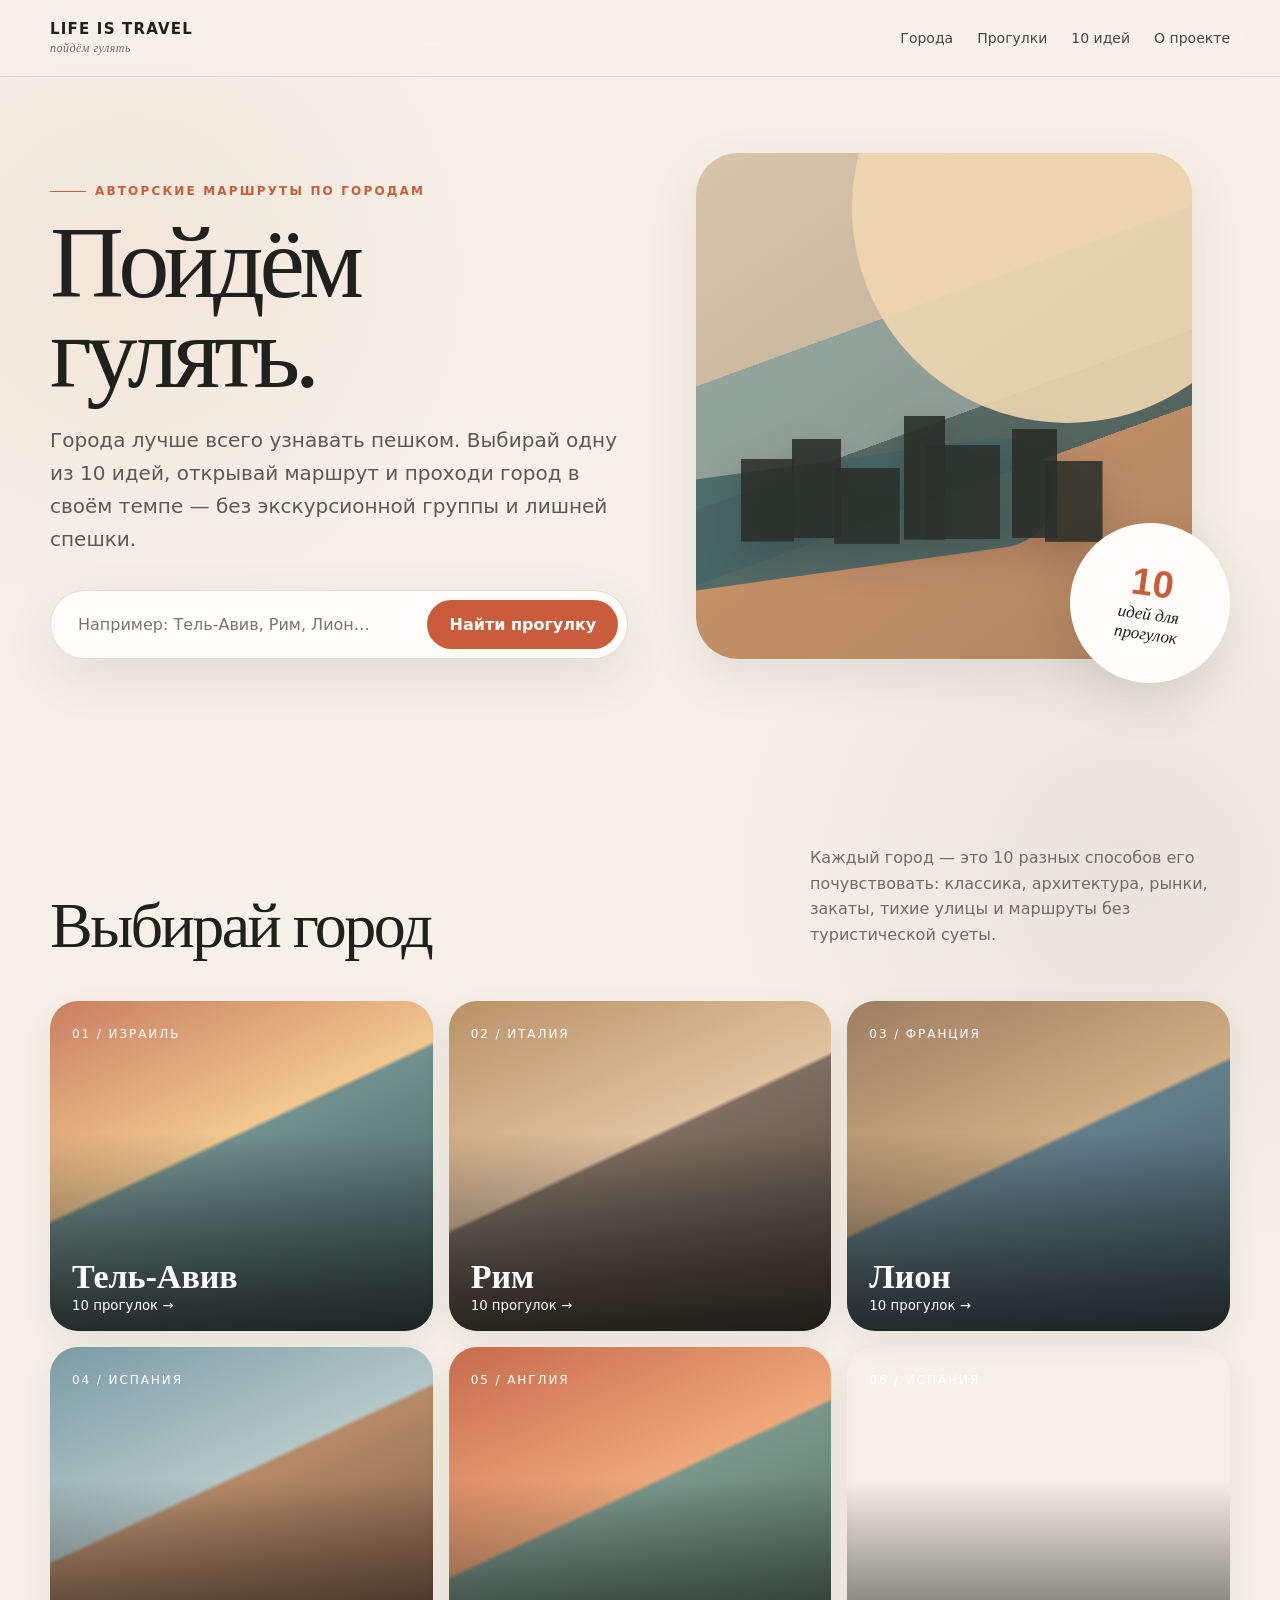
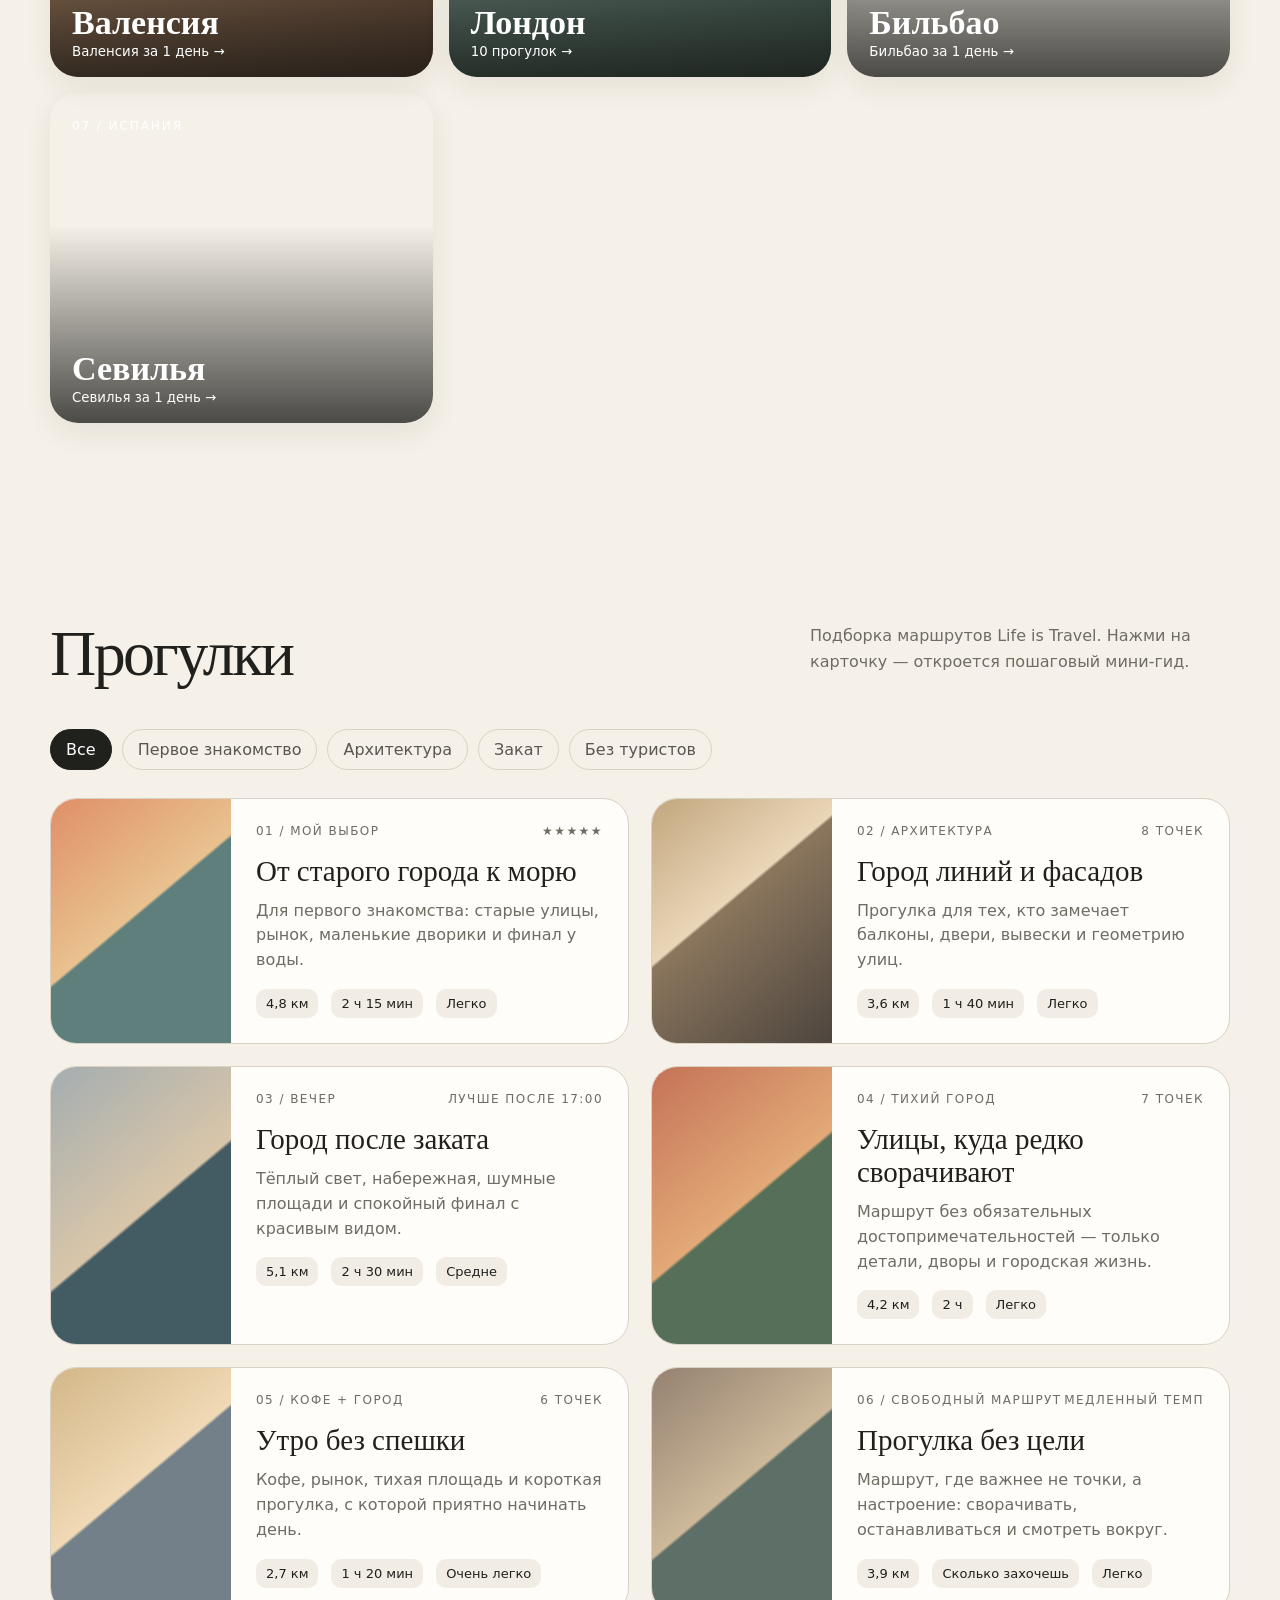
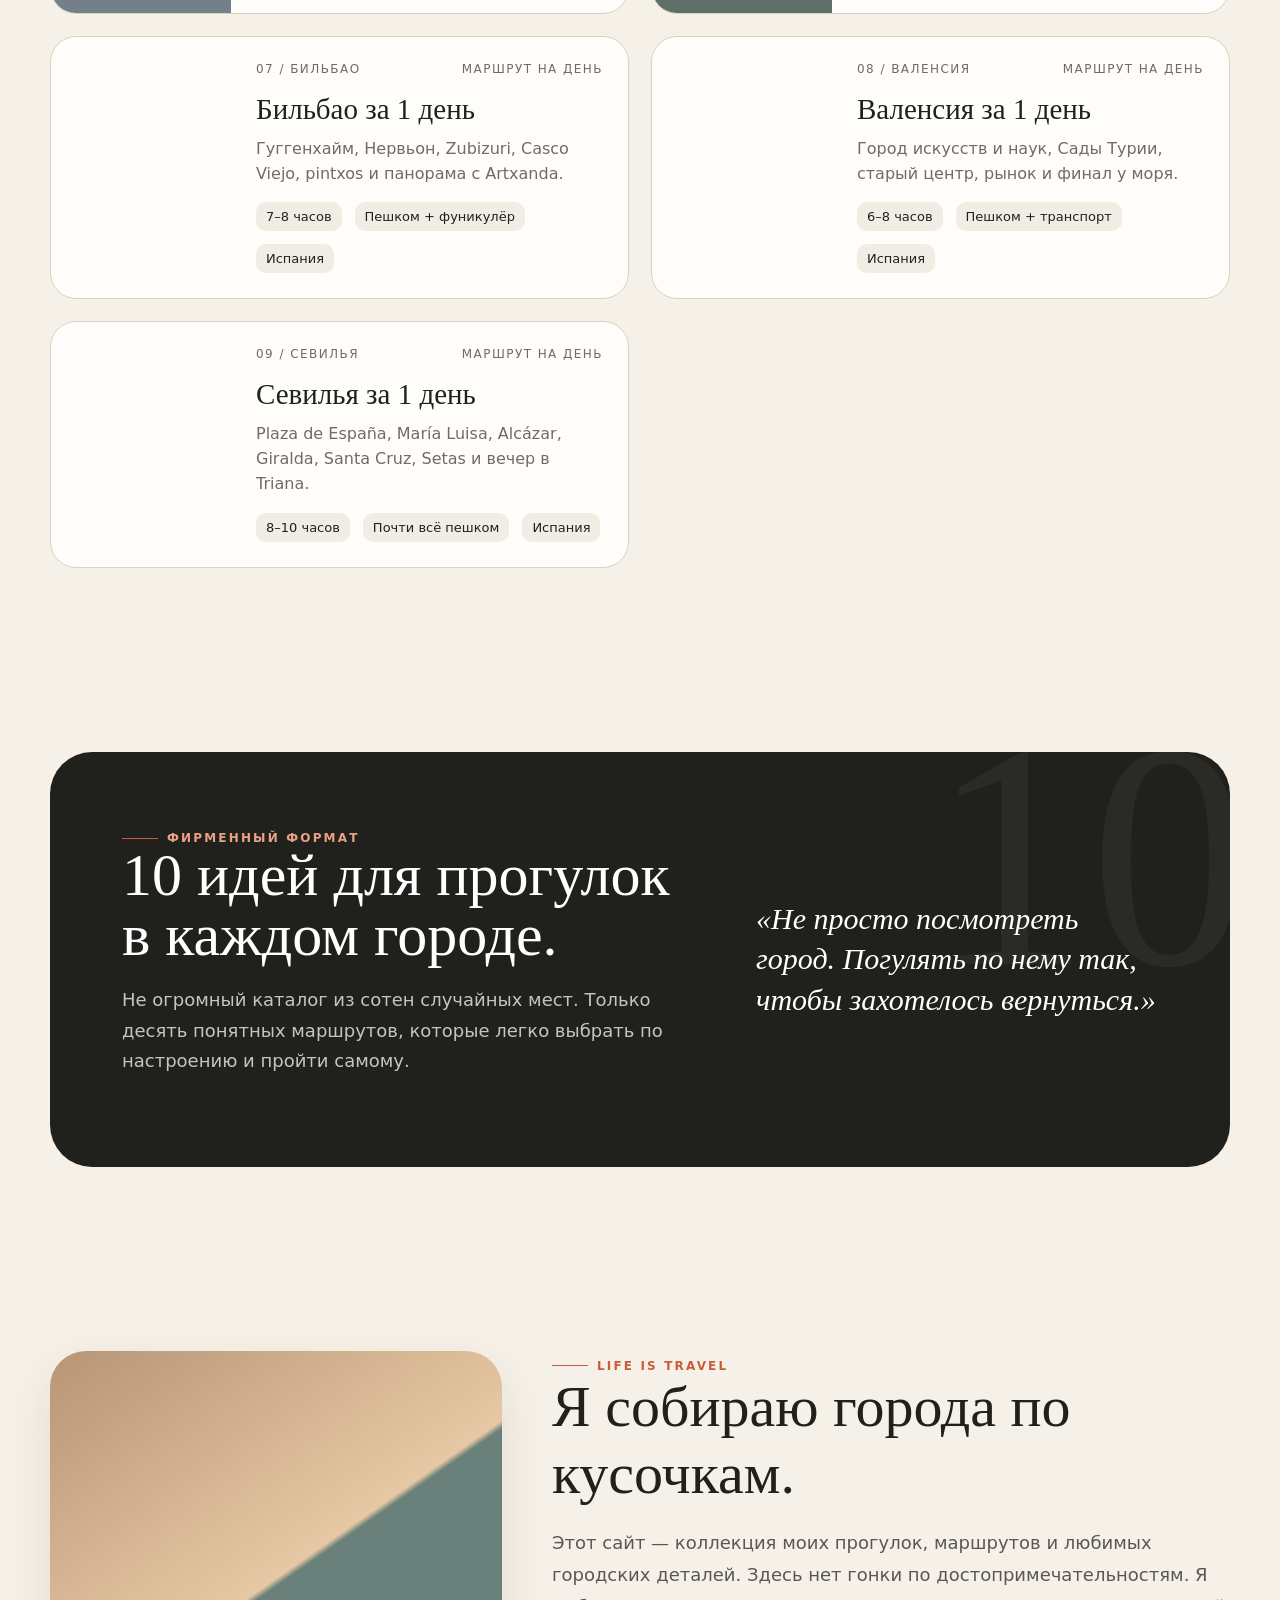
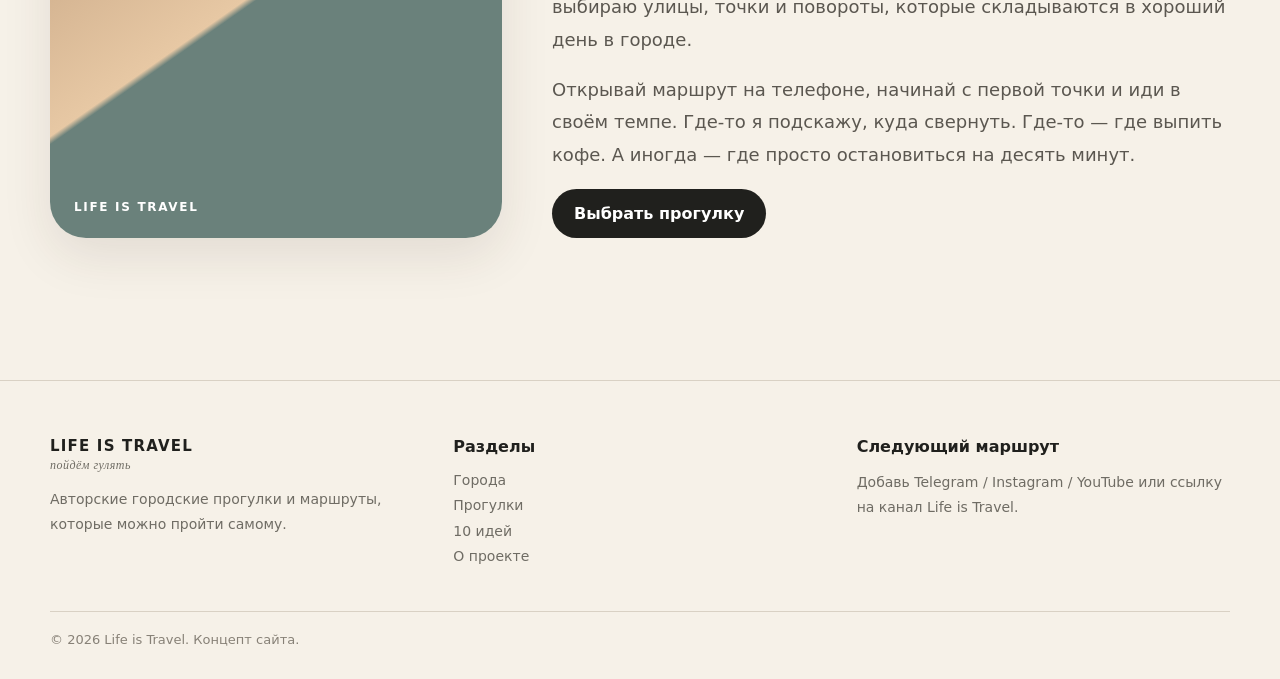
<file: index.html>
<!DOCTYPE html>
<html lang="ru">
<head>
<meta charset="UTF-8" />
<meta name="viewport" content="width=device-width, initial-scale=1.0" />
<title>Life is Travel — Пойдём гулять</title>
<meta name="description" content="Авторские прогулки по городам. 10 идей для прогулок, маршруты и пошаговые гиды от Life is Travel." />
<style>
:root{
  --bg:#f6f1e8;
  --paper:#fffdf9;
  --ink:#20201d;
  --muted:#6f6c64;
  --line:#d9d1c4;
  --accent:#c95d3b;
  --olive:#66705a;
  --shadow:0 18px 50px rgba(54,42,27,.10);
  --radius:26px;
}
*{box-sizing:border-box}
html{scroll-behavior:smooth}
body{
  margin:0;
  font-family:Inter, ui-sans-serif, system-ui, -apple-system, BlinkMacSystemFont, "Segoe UI", sans-serif;
  color:var(--ink);
  background:
    radial-gradient(circle at 10% 5%, rgba(201,93,59,.08), transparent 24rem),
    radial-gradient(circle at 88% 16%, rgba(102,112,90,.10), transparent 25rem),
    var(--bg);
}
a{text-decoration:none;color:inherit}
button,input,select{font:inherit}
.container{width:min(1180px,calc(100% - 38px));margin:auto}
header{
  position:sticky;top:0;z-index:50;
  backdrop-filter:blur(18px);
  background:rgba(246,241,232,.83);
  border-bottom:1px solid rgba(217,209,196,.8)
}
.nav{
  min-height:76px;display:flex;align-items:center;gap:28px
}
.brand{font-weight:900;letter-spacing:.08em;font-size:15px;margin-right:auto}
.brand span{display:block;font-family:Georgia,serif;font-weight:500;font-style:italic;font-size:12px;letter-spacing:.04em;color:var(--muted);margin-top:3px}
.navlinks{display:flex;gap:24px;color:#484640;font-size:14px}
.navlinks a:hover{color:var(--accent)}
.menuBtn{display:none;border:0;background:none;font-size:24px}
.hero{
  min-height:660px;padding:76px 0 54px;display:grid;align-items:center
}
.heroGrid{display:grid;grid-template-columns:1.04fr .96fr;gap:68px;align-items:center}
.kicker{
  display:inline-flex;gap:9px;align-items:center;
  text-transform:uppercase;letter-spacing:.18em;font-size:12px;font-weight:800;color:var(--accent)
}
.kicker:before{content:"";width:36px;height:1px;background:var(--accent)}
h1{
  font-family:Georgia, "Times New Roman", serif;
  font-size:clamp(58px,8vw,112px);line-height:.88;
  letter-spacing:-.055em;margin:20px 0 26px;font-weight:500
}
.hero p{font-size:20px;line-height:1.65;color:#5d5951;max-width:610px}
.searchbar{
  margin-top:34px;background:var(--paper);padding:9px;border-radius:999px;
  display:flex;gap:10px;box-shadow:var(--shadow);border:1px solid rgba(217,209,196,.7);
  max-width:640px
}
.searchbar input{flex:1;border:0;outline:0;background:transparent;padding:0 18px}
.btn{
  border:0;border-radius:999px;padding:15px 22px;font-weight:800;cursor:pointer;transition:.2s;
  background:var(--ink);color:white
}
.btn:hover{transform:translateY(-2px)}
.btn.accent{background:var(--accent)}
.heroVisual{position:relative;min-height:530px}
.poster{
  position:absolute;inset:0 38px 24px 0;border-radius:42px;overflow:hidden;box-shadow:var(--shadow);
  background:
    linear-gradient(145deg,rgba(21,22,20,.02),rgba(21,22,20,.22)),
    linear-gradient(160deg,#dbc9ad 0 34%,#9eb0a6 34% 52%,#60746e 52% 63%,#dca274 63% 100%);
}
.poster:before,.poster:after{content:"";position:absolute;border-radius:999px;opacity:.9}
.poster:before{width:430px;height:430px;background:#f0d8b1;right:-90px;top:-160px}
.poster:after{width:420px;height:110px;background:#486765;left:-60px;bottom:90px;transform:rotate(-8deg)}
.citySilhouette{
  position:absolute;left:9%;right:8%;bottom:20%;height:165px;z-index:3;
  background:
   linear-gradient(to top,rgba(43,47,42,.88),rgba(43,47,42,.88)) 0 80%/13% 50% no-repeat,
   linear-gradient(to top,rgba(43,47,42,.9),rgba(43,47,42,.9)) 14% 70%/12% 60% no-repeat,
   linear-gradient(to top,rgba(43,47,42,.88),rgba(43,47,42,.88)) 27% 84%/16% 46% no-repeat,
   linear-gradient(to top,rgba(43,47,42,.9),rgba(43,47,42,.9)) 44% 55%/10% 75% no-repeat,
   linear-gradient(to top,rgba(43,47,42,.86),rgba(43,47,42,.86)) 55% 73%/18% 57% no-repeat,
   linear-gradient(to top,rgba(43,47,42,.9),rgba(43,47,42,.9)) 74% 64%/11% 66% no-repeat,
   linear-gradient(to top,rgba(43,47,42,.87),rgba(43,47,42,.87)) 86% 81%/14% 49% no-repeat;
  filter:drop-shadow(0 16px 18px rgba(0,0,0,.18))
}
.stamp{
  position:absolute;right:0;bottom:0;width:160px;height:160px;border-radius:50%;
  background:var(--paper);display:grid;place-items:center;box-shadow:var(--shadow);z-index:6;
  text-align:center;font-family:Georgia,serif;font-style:italic;font-size:17px;transform:rotate(8deg)
}
.stamp strong{display:block;font-family:Inter,sans-serif;font-style:normal;font-size:38px;color:var(--accent)}
section{padding:92px 0}
.sectionHead{display:flex;align-items:end;gap:30px;margin-bottom:38px}
.sectionHead h2{
  margin:0;font-family:Georgia,serif;font-size:clamp(38px,5vw,66px);font-weight:500;letter-spacing:-.04em
}
.sectionHead p{margin-left:auto;max-width:420px;color:var(--muted);line-height:1.6}
.cities{display:grid;grid-template-columns:repeat(3,1fr);gap:16px}
.cityCard{
  position:relative;min-height:330px;border-radius:28px;overflow:hidden;padding:22px;
  color:white;cursor:pointer;box-shadow:0 10px 28px rgba(41,35,28,.08);transition:.28s
}
.cityCard:hover{transform:translateY(-6px)}
.cityCard:after{content:"";position:absolute;inset:0;background:linear-gradient(180deg,transparent 40%,rgba(17,18,16,.75))}
.cityCard > *{position:relative;z-index:2}
.cityCard .num{font-size:12px;letter-spacing:.16em;text-transform:uppercase}
.cityCard h3{position:absolute;left:22px;bottom:35px;font-family:Georgia,serif;font-size:34px;margin:0}
.cityCard small{position:absolute;left:22px;bottom:18px}
.cityCard:nth-child(1){background:linear-gradient(155deg,#c97f62,#f2c88f 43%,#71908d 44%,#405e5c)}
.cityCard:nth-child(2){background:linear-gradient(155deg,#ba9266,#e1c3a0 45%,#7f6f62 46%,#493e36)}
.cityCard:nth-child(3){background:linear-gradient(155deg,#9f7d62,#d0ae83 46%,#637f8b 47%,#405862)}
.cityCard:nth-child(4){background:linear-gradient(155deg,#7b9ca6,#b4c7c8 42%,#b58b68 43%,#6f4d39)}
.cityCard:nth-child(5){background:linear-gradient(155deg,#c76b4f,#efa879 45%,#79978b 46%,#496258)}
.filters{display:flex;gap:10px;flex-wrap:wrap;margin-bottom:28px}
.pill{border:1px solid var(--line);background:transparent;padding:10px 15px;border-radius:999px;cursor:pointer;color:#59564f}
.pill.active,.pill:hover{background:var(--ink);color:white;border-color:var(--ink)}
.routeGrid{display:grid;grid-template-columns:repeat(2,1fr);gap:22px}
.route{
  background:var(--paper);border:1px solid var(--line);border-radius:var(--radius);overflow:hidden;
  display:grid;grid-template-columns:180px 1fr;min-height:220px;transition:.25s;cursor:pointer
}
.route:hover{transform:translateY(-4px);box-shadow:var(--shadow)}
.routeArt{position:relative;min-height:220px}
.route:nth-child(1) .routeArt{background:linear-gradient(140deg,#df8f67,#e9c28f 47%,#5f7f7c 48%)}
.route:nth-child(2) .routeArt{background:linear-gradient(140deg,#c2a77e,#ead6b8 42%,#8b765d 43%,#4d453e)}
.route:nth-child(3) .routeArt{background:linear-gradient(140deg,#a4adb0,#d9c6a9 52%,#435b63 53%)}
.route:nth-child(4) .routeArt{background:linear-gradient(140deg,#c47357,#e3a977 50%,#556f59 51%)}
.route:nth-child(5) .routeArt{background:linear-gradient(140deg,#d3b789,#f0d9b5 47%,#73808a 48%)}
.route:nth-child(6) .routeArt{background:linear-gradient(140deg,#948170,#cdb89a 48%,#5d6f66 49%)}
.routeBody{padding:25px}
.routeTop{display:flex;justify-content:space-between;align-items:center;margin-bottom:17px;color:var(--muted);font-size:12px;text-transform:uppercase;letter-spacing:.12em}
.route h3{font-family:Georgia,serif;font-size:29px;font-weight:500;margin:0 0 11px}
.route p{color:var(--muted);line-height:1.55;margin:0 0 16px}
.meta{display:flex;gap:13px;flex-wrap:wrap;font-size:13px}
.meta span{padding:7px 10px;background:#f1ede5;border-radius:10px}
.statement{
  background:var(--ink);color:white;border-radius:42px;padding:72px;
  display:grid;grid-template-columns:1fr .7fr;gap:60px;align-items:center;overflow:hidden;position:relative
}
.statement:before{content:"10";position:absolute;right:-20px;top:-80px;font-family:Georgia,serif;font-size:320px;color:rgba(255,255,255,.045)}
.statement h2{font-family:Georgia,serif;font-size:60px;font-weight:500;margin:0 0 20px;line-height:1}
.statement p{font-size:18px;color:#c8c4bd;line-height:1.7}
.quote{font-family:Georgia,serif;font-size:30px;line-height:1.35;font-style:italic;position:relative;z-index:2}
.aboutGrid{display:grid;grid-template-columns:.8fr 1.2fr;gap:50px}
.aboutCard{
  min-height:430px;border-radius:36px;background:linear-gradient(145deg,#b79575,#e7c8a4 48%,#6a817b 49%);
  box-shadow:var(--shadow);position:relative;overflow:hidden
}
.aboutCard:after{content:"LIFE IS TRAVEL";position:absolute;left:24px;bottom:24px;color:white;font-weight:900;letter-spacing:.14em;font-size:12px}
.aboutText h2{font-family:Georgia,serif;font-size:58px;font-weight:500;margin:0 0 20px}
.aboutText p{font-size:18px;line-height:1.8;color:#5b5750}
.footer{padding:56px 0 32px;border-top:1px solid var(--line);margin-top:50px}
.footerGrid{display:grid;grid-template-columns:1fr 1fr 1fr;gap:30px}
.footer h4{margin:0 0 12px}
.footer p,.footer a{color:var(--muted);line-height:1.8;font-size:14px}
.copyright{margin-top:42px;padding-top:20px;border-top:1px solid var(--line);color:#878177;font-size:13px}
.modal{
  position:fixed;inset:0;z-index:100;background:rgba(20,19,17,.72);display:none;padding:24px;overflow:auto
}
.modal.open{display:block}
.guide{
  background:var(--bg);max-width:960px;margin:0 auto;border-radius:32px;overflow:hidden;box-shadow:0 30px 80px rgba(0,0,0,.35)
}
.guideHero{
  min-height:380px;padding:35px;color:white;position:relative;
  background:linear-gradient(145deg,#d17d5b,#ebc08e 48%,#52716e 49%,#304f4d)
}
.close{
  position:absolute;right:24px;top:22px;border:0;border-radius:50%;width:44px;height:44px;font-size:20px;cursor:pointer;
  background:rgba(255,255,255,.92)
}
.guideHero h2{font-family:Georgia,serif;font-size:60px;font-weight:500;max-width:650px;margin:150px 0 12px;line-height:.98}
.guideHero p{font-size:18px;max-width:600px}
.guideBody{padding:40px}
.guideMeta{display:flex;gap:10px;flex-wrap:wrap;margin-bottom:35px}
.stop{
  display:grid;grid-template-columns:60px 1fr;gap:20px;padding:26px 0;border-top:1px solid var(--line)
}
.stopNum{font-family:Georgia,serif;font-size:34px;color:var(--accent)}
.stop h3{margin:0 0 8px;font-family:Georgia,serif;font-size:27px}
.stop p{margin:0;color:var(--muted);line-height:1.7}
.map{
  height:260px;border-radius:24px;background:
    linear-gradient(90deg,transparent 49%,rgba(70,72,66,.08) 50%,transparent 51%),
    linear-gradient(transparent 49%,rgba(70,72,66,.08) 50%,transparent 51%),
    #e9e4da;background-size:48px 48px;position:relative;overflow:hidden;margin:22px 0 34px
}
.path{
  position:absolute;left:16%;top:15%;width:68%;height:60%;border:4px dashed var(--accent);border-radius:48% 43% 57% 42%;transform:rotate(-8deg)
}
.pin{position:absolute;width:24px;height:24px;border-radius:50%;background:var(--ink);border:5px solid white;box-shadow:0 4px 10px rgba(0,0,0,.2)}
.pin.one{left:18%;top:22%}.pin.two{left:49%;top:58%}.pin.three{right:16%;top:29%}
.toast{
  position:fixed;left:50%;bottom:26px;transform:translate(-50%,20px);opacity:0;z-index:200;
  background:var(--ink);color:#fff;padding:13px 20px;border-radius:999px;transition:.25s;pointer-events:none
}
.toast.show{opacity:1;transform:translate(-50%,0)}
@media(max-width:980px){
  .heroGrid,.statement,.aboutGrid{grid-template-columns:1fr}
  .heroVisual{min-height:430px}
  .cities{grid-template-columns:repeat(2,1fr)}
  .cityCard:last-child{grid-column:span 2}
  .routeGrid{grid-template-columns:1fr}
}
@media(max-width:720px){
  .navlinks{display:none;position:absolute;left:0;right:0;top:76px;background:var(--paper);padding:20px 28px;flex-direction:column;border-bottom:1px solid var(--line)}
  .navlinks.open{display:flex}.menuBtn{display:block}
  .hero{padding-top:44px}.hero p{font-size:17px}.searchbar{border-radius:24px;align-items:stretch}.searchbar input{min-width:0}
  .cities{grid-template-columns:1fr}.cityCard:last-child{grid-column:auto}
  .route{grid-template-columns:110px 1fr}.routeArt{min-height:100%}
  .sectionHead{align-items:flex-start;flex-direction:column}.sectionHead p{margin-left:0}
  .statement{padding:42px 28px}.statement h2{font-size:44px}.quote{font-size:24px}
  .footerGrid{grid-template-columns:1fr}
  .guideHero h2{font-size:42px}.guideBody{padding:25px}.stop{grid-template-columns:44px 1fr}
}
</style>
</head>
<body>
<header>
  <div class="container nav">
    <a class="brand" href="#top">LIFE IS TRAVEL<span>пойдём гулять</span></a>
    <nav class="navlinks" id="navlinks">
      <a href="#cities">Города</a>
      <a href="#walks">Прогулки</a>
      <a href="#idea">10 идей</a>
      <a href="#about">О проекте</a>
    </nav>
    <button class="menuBtn" id="menuBtn" aria-label="Меню">☰</button>
  </div>
</header>

<main id="top">
<section class="hero">
  <div class="container heroGrid">
    <div>
      <div class="kicker">Авторские маршруты по городам</div>
      <h1>Пойдём<br>гулять.</h1>
      <p>Города лучше всего узнавать пешком. Выбирай одну из 10 идей, открывай маршрут и проходи город в своём темпе — без экскурсионной группы и лишней спешки.</p>
      <div class="searchbar">
        <input id="citySearch" placeholder="Например: Тель-Авив, Рим, Лион…" />
        <button class="btn accent" onclick="findCity()">Найти прогулку</button>
      </div>
    </div>
    <div class="heroVisual">
      <div class="poster"><div class="citySilhouette"></div></div>
      <div class="stamp"><div><strong>10</strong>идей для<br>прогулок</div></div>
    </div>
  </div>
</section>

<section id="cities">
  <div class="container">
    <div class="sectionHead">
      <h2>Выбирай город</h2>
      <p>Каждый город — это 10 разных способов его почувствовать: классика, архитектура, рынки, закаты, тихие улицы и маршруты без туристической суеты.</p>
    </div>
    <div class="cities">
      <article class="cityCard" onclick="selectCity('Тель-Авив')"><span class="num">01 / Израиль</span><h3>Тель-Авив</h3><small>10 прогулок →</small></article>
      <article class="cityCard" onclick="selectCity('Рим')"><span class="num">02 / Италия</span><h3>Рим</h3><small>10 прогулок →</small></article>
      <article class="cityCard" onclick="selectCity('Лион')"><span class="num">03 / Франция</span><h3>Лион</h3><small>10 прогулок →</small></article>
      <article class="cityCard" onclick="location.href='valencia.html'"><span class="num">04 / Испания</span><h3>Валенсия</h3><small>Валенсия за 1 день →</small></article>
      <article class="cityCard" onclick="selectCity('Лондон')"><span class="num">05 / Англия</span><h3>Лондон</h3><small>10 прогулок →</small></article>
      <article class="cityCard" onclick="location.href='bilbao.html'"><span class="num">06 / Испания</span><h3>Бильбао</h3><small>Бильбао за 1 день →</small></article>
      <article class="cityCard" onclick="location.href='seville.html'"><span class="num">07 / Испания</span><h3>Севилья</h3><small>Севилья за 1 день →</small></article>
    </div>
  </div>
</section>

<section id="walks">
  <div class="container">
    <div class="sectionHead">
      <h2>Прогулки</h2>
      <p id="cityLabel">Подборка маршрутов Life is Travel. Нажми на карточку — откроется пошаговый мини‑гид.</p>
    </div>
    <div class="filters">
      <button class="pill active" data-filter="all">Все</button>
      <button class="pill" data-filter="first">Первое знакомство</button>
      <button class="pill" data-filter="architecture">Архитектура</button>
      <button class="pill" data-filter="sunset">Закат</button>
      <button class="pill" data-filter="quiet">Без туристов</button>
    </div>
    <div class="routeGrid" id="routeGrid">
      <article class="route" data-cat="first" onclick="openGuide(0)">
        <div class="routeArt"></div><div class="routeBody">
          <div class="routeTop"><span>01 / Мой выбор</span><span>★★★★★</span></div>
          <h3>От старого города к морю</h3>
          <p>Для первого знакомства: старые улицы, рынок, маленькие дворики и финал у воды.</p>
          <div class="meta"><span>4,8 км</span><span>2 ч 15 мин</span><span>Легко</span></div>
        </div>
      </article>
      <article class="route" data-cat="architecture" onclick="openGuide(1)">
        <div class="routeArt"></div><div class="routeBody">
          <div class="routeTop"><span>02 / Архитектура</span><span>8 точек</span></div>
          <h3>Город линий и фасадов</h3>
          <p>Прогулка для тех, кто замечает балконы, двери, вывески и геометрию улиц.</p>
          <div class="meta"><span>3,6 км</span><span>1 ч 40 мин</span><span>Легко</span></div>
        </div>
      </article>
      <article class="route" data-cat="sunset" onclick="openGuide(2)">
        <div class="routeArt"></div><div class="routeBody">
          <div class="routeTop"><span>03 / Вечер</span><span>Лучше после 17:00</span></div>
          <h3>Город после заката</h3>
          <p>Тёплый свет, набережная, шумные площади и спокойный финал с красивым видом.</p>
          <div class="meta"><span>5,1 км</span><span>2 ч 30 мин</span><span>Средне</span></div>
        </div>
      </article>
      <article class="route" data-cat="quiet" onclick="openGuide(3)">
        <div class="routeArt"></div><div class="routeBody">
          <div class="routeTop"><span>04 / Тихий город</span><span>7 точек</span></div>
          <h3>Улицы, куда редко сворачивают</h3>
          <p>Маршрут без обязательных достопримечательностей — только детали, дворы и городская жизнь.</p>
          <div class="meta"><span>4,2 км</span><span>2 ч</span><span>Легко</span></div>
        </div>
      </article>
      <article class="route" data-cat="first" onclick="openGuide(4)">
        <div class="routeArt"></div><div class="routeBody">
          <div class="routeTop"><span>05 / Кофе + город</span><span>6 точек</span></div>
          <h3>Утро без спешки</h3>
          <p>Кофе, рынок, тихая площадь и короткая прогулка, с которой приятно начинать день.</p>
          <div class="meta"><span>2,7 км</span><span>1 ч 20 мин</span><span>Очень легко</span></div>
        </div>
      </article>
      <article class="route" data-cat="quiet" onclick="openGuide(5)">
        <div class="routeArt"></div><div class="routeBody">
          <div class="routeTop"><span>06 / Свободный маршрут</span><span>Медленный темп</span></div>
          <h3>Прогулка без цели</h3>
          <p>Маршрут, где важнее не точки, а настроение: сворачивать, останавливаться и смотреть вокруг.</p>
          <div class="meta"><span>3,9 км</span><span>Сколько захочешь</span><span>Легко</span></div>
        </div>
      </article>
      <article class="route" data-cat="first" onclick="location.href='bilbao.html'">
        <div class="routeArt"></div><div class="routeBody">
          <div class="routeTop"><span>07 / Бильбао</span><span>Маршрут на день</span></div>
          <h3>Бильбао за 1 день</h3>
          <p>Гуггенхайм, Нервьон, Zubizuri, Casco Viejo, pintxos и панорама с Artxanda.</p>
          <div class="meta"><span>7–8 часов</span><span>Пешком + фуникулёр</span><span>Испания</span></div>
        </div>
      </article>
      <article class="route" data-cat="first" onclick="location.href='valencia.html'">
        <div class="routeArt"></div><div class="routeBody">
          <div class="routeTop"><span>08 / Валенсия</span><span>Маршрут на день</span></div>
          <h3>Валенсия за 1 день</h3>
          <p>Город искусств и наук, Сады Турии, старый центр, рынок и финал у моря.</p>
          <div class="meta"><span>6–8 часов</span><span>Пешком + транспорт</span><span>Испания</span></div>
        </div>
      </article>
      <article class="route" data-cat="first" onclick="location.href='seville.html'">
        <div class="routeArt"></div><div class="routeBody">
          <div class="routeTop"><span>09 / Севилья</span><span>Маршрут на день</span></div>
          <h3>Севилья за 1 день</h3>
          <p>Plaza de España, María Luisa, Alcázar, Giralda, Santa Cruz, Setas и вечер в Triana.</p>
          <div class="meta"><span>8–10 часов</span><span>Почти всё пешком</span><span>Испания</span></div>
        </div>
      </article>
    </div>
  </div>
</section>

<section id="idea">
  <div class="container">
    <div class="statement">
      <div>
        <div class="kicker" style="color:#e9a184">Фирменный формат</div>
        <h2>10 идей для прогулок в каждом городе.</h2>
        <p>Не огромный каталог из сотен случайных мест. Только десять понятных маршрутов, которые легко выбрать по настроению и пройти самому.</p>
      </div>
      <div class="quote">«Не просто посмотреть город. Погулять по нему так, чтобы захотелось вернуться.»</div>
    </div>
  </div>
</section>

<section id="about">
  <div class="container aboutGrid">
    <div class="aboutCard"></div>
    <div class="aboutText">
      <div class="kicker">Life is Travel</div>
      <h2>Я собираю города по кусочкам.</h2>
      <p>Этот сайт — коллекция моих прогулок, маршрутов и любимых городских деталей. Здесь нет гонки по достопримечательностям. Я выбираю улицы, точки и повороты, которые складываются в хороший день в городе.</p>
      <p>Открывай маршрут на телефоне, начинай с первой точки и иди в своём темпе. Где-то я подскажу, куда свернуть. Где-то — где выпить кофе. А иногда — где просто остановиться на десять минут.</p>
      <button class="btn" onclick="document.getElementById('walks').scrollIntoView()">Выбрать прогулку</button>
    </div>
  </div>
</section>
</main>

<footer class="footer">
  <div class="container">
    <div class="footerGrid">
      <div><div class="brand">LIFE IS TRAVEL<span>пойдём гулять</span></div><p>Авторские городские прогулки и маршруты, которые можно пройти самому.</p></div>
      <div><h4>Разделы</h4><a href="#cities">Города</a><br><a href="#walks">Прогулки</a><br><a href="#idea">10 идей</a><br><a href="#about">О проекте</a></div>
      <div><h4>Следующий маршрут</h4><p>Добавь Telegram / Instagram / YouTube или ссылку на канал Life is Travel.</p></div>
    </div>
    <div class="copyright">© 2026 Life is Travel. Концепт сайта.</div>
  </div>
</footer>

<div class="modal" id="modal">
  <div class="guide">
    <div class="guideHero">
      <button class="close" onclick="closeGuide()">×</button>
      <div class="kicker" style="color:white">Авторский гид</div>
      <h2 id="guideTitle">От старого города к морю</h2>
      <p id="guideDesc">Моя любимая прогулка для первого знакомства с городом.</p>
    </div>
    <div class="guideBody">
      <div class="guideMeta"><span class="pill active">4,8 км</span><span class="pill">2 ч 15 мин</span><span class="pill">8 остановок</span></div>
      <h3 style="font-family:Georgia,serif;font-size:32px;margin:0">Карта прогулки</h3>
      <div class="map"><div class="path"></div><i class="pin one"></i><i class="pin two"></i><i class="pin three"></i></div>
      <div id="stops"></div>
      <button class="btn accent" onclick="saveRoute()">♡ Сохранить маршрут</button>
    </div>
  </div>
</div>
<div class="toast" id="toast">Маршрут сохранён</div>

<script>
const guides = [
 {title:"От старого города к морю",desc:"Моя любимая прогулка для первого знакомства с городом.",stops:[
  ["Начинаем в старом городе","Не спеши. Первые десять минут просто осмотрись и поймай ритм улиц."],
  ["Рынок и маленькие лавки","Здесь лучше идти медленно: запахи, вывески и разговоры важнее списка покупок."],
  ["Тихий переулок","Сверни с главной улицы. Именно здесь город становится более личным."],
  ["Кофейная остановка","Хорошее место сделать паузу и посмотреть, как живёт район."],
  ["Финал у моря","Последнюю часть маршрута оставь на золотой час. Здесь не нужно ничего делать — просто посиди у воды."]
 ]},
 {title:"Город линий и фасадов",desc:"Маршрут для тех, кто любит архитектуру и городские детали.",stops:[
  ["Главный фасад","Посмотри на пропорции здания, окна и ритм балконов."],["Улица деталей","Обрати внимание на двери, таблички и старую типографику."],["Современный квартал","Сравни старый город с новыми формами и материалами."],["Финальная площадь","Лучшее место, чтобы увидеть, как разные эпохи встретились в одном кадре."]
 ]},
 {title:"Город после заката",desc:"Вечерняя прогулка с красивым светом и спокойным финалом.",stops:[
  ["Старт перед закатом","Начни за 45–60 минут до захода солнца."],["Смотровая точка","Остановись здесь на несколько минут — дальше свет быстро меняется."],["Вечерняя улица","После темноты маршрут становится шумнее и живее."],["Последний вид","Финал без спешки: напиток, вид и немного времени без маршрута."]
 ]},
 {title:"Улицы, куда редко сворачивают",desc:"Тихий маршрут вдали от самых очевидных туристических улиц.",stops:[
  ["Незаметный поворот","Главное правило маршрута — чаще смотреть по сторонам, чем в карту."],["Жилой двор","Здесь интересна не достопримечательность, а обычная жизнь города."],["Старая мастерская","Такие места быстро исчезают — задержись и рассмотри детали."],["Тихая площадь","Хорошая точка, чтобы закончить маршрут без толпы."]
 ]},
 {title:"Утро без спешки",desc:"Короткая прогулка с кофе, рынком и медленным началом дня.",stops:[
  ["Первый кофе","Начни не с достопримечательности, а с нормального завтрака."],["Утренний рынок","Утром здесь больше местных и меньше туристов."],["Площадь","Сядь на 10 минут и ничего не планируй."],["Набережная","Заканчивай прогулку там, где город раскрывается шире."]
 ]},
 {title:"Прогулка без цели",desc:"Маршрут, в котором можно свободно менять направление.",stops:[
  ["Точка старта","Выбери направление интуитивно."],["Первый поворот","Сверни туда, куда обычно не повёл бы путеводитель."],["Случайная остановка","Если место понравилось — оставайся дольше. Время здесь не главное."],["Финиш там, где захочется","У этой прогулки нет обязательного конца."]
 ]}
];
function openGuide(i){
 const g=guides[i];
 document.getElementById('guideTitle').textContent=g.title;
 document.getElementById('guideDesc').textContent=g.desc;
 document.getElementById('stops').innerHTML=g.stops.map((s,n)=>`<div class="stop"><div class="stopNum">${String(n+1).padStart(2,'0')}</div><div><h3>${s[0]}</h3><p>${s[1]}</p></div></div>`).join('');
 document.getElementById('modal').classList.add('open');
 document.body.style.overflow='hidden';
}
function closeGuide(){document.getElementById('modal').classList.remove('open');document.body.style.overflow=''}
document.getElementById('modal').addEventListener('click',e=>{if(e.target.id==='modal')closeGuide()})
document.addEventListener('keydown',e=>{if(e.key==='Escape')closeGuide()})
document.querySelectorAll('.pill[data-filter]').forEach(btn=>{
 btn.addEventListener('click',()=>{
  document.querySelectorAll('.pill[data-filter]').forEach(b=>b.classList.remove('active'));btn.classList.add('active');
  const f=btn.dataset.filter;
  document.querySelectorAll('.route').forEach(r=>r.style.display=(f==='all'||r.dataset.cat===f)?'grid':'none');
 })
})
function selectCity(name){
 document.getElementById('cityLabel').textContent=`10 идей для прогулок: ${name}. Карточки ниже — пример структуры твоих будущих маршрутов.`;
 document.getElementById('walks').scrollIntoView({behavior:'smooth'});
 showToast(`Открыты прогулки: ${name}`);
}
function findCity(){
 const q=document.getElementById('citySearch').value.trim();
 if(!q){showToast('Введите название города');return}
 selectCity(q);
}
function saveRoute(){
 const title=document.getElementById('guideTitle').textContent;
 const saved=JSON.parse(localStorage.getItem('lit_saved')||'[]');
 if(!saved.includes(title)) saved.push(title);
 localStorage.setItem('lit_saved',JSON.stringify(saved));
 showToast('Маршрут сохранён в браузере');
}
function showToast(text){
 const t=document.getElementById('toast');t.textContent=text;t.classList.add('show');
 setTimeout(()=>t.classList.remove('show'),1800);
}
document.getElementById('menuBtn').onclick=()=>document.getElementById('navlinks').classList.toggle('open');
</script>
</body>
</html>
</file>
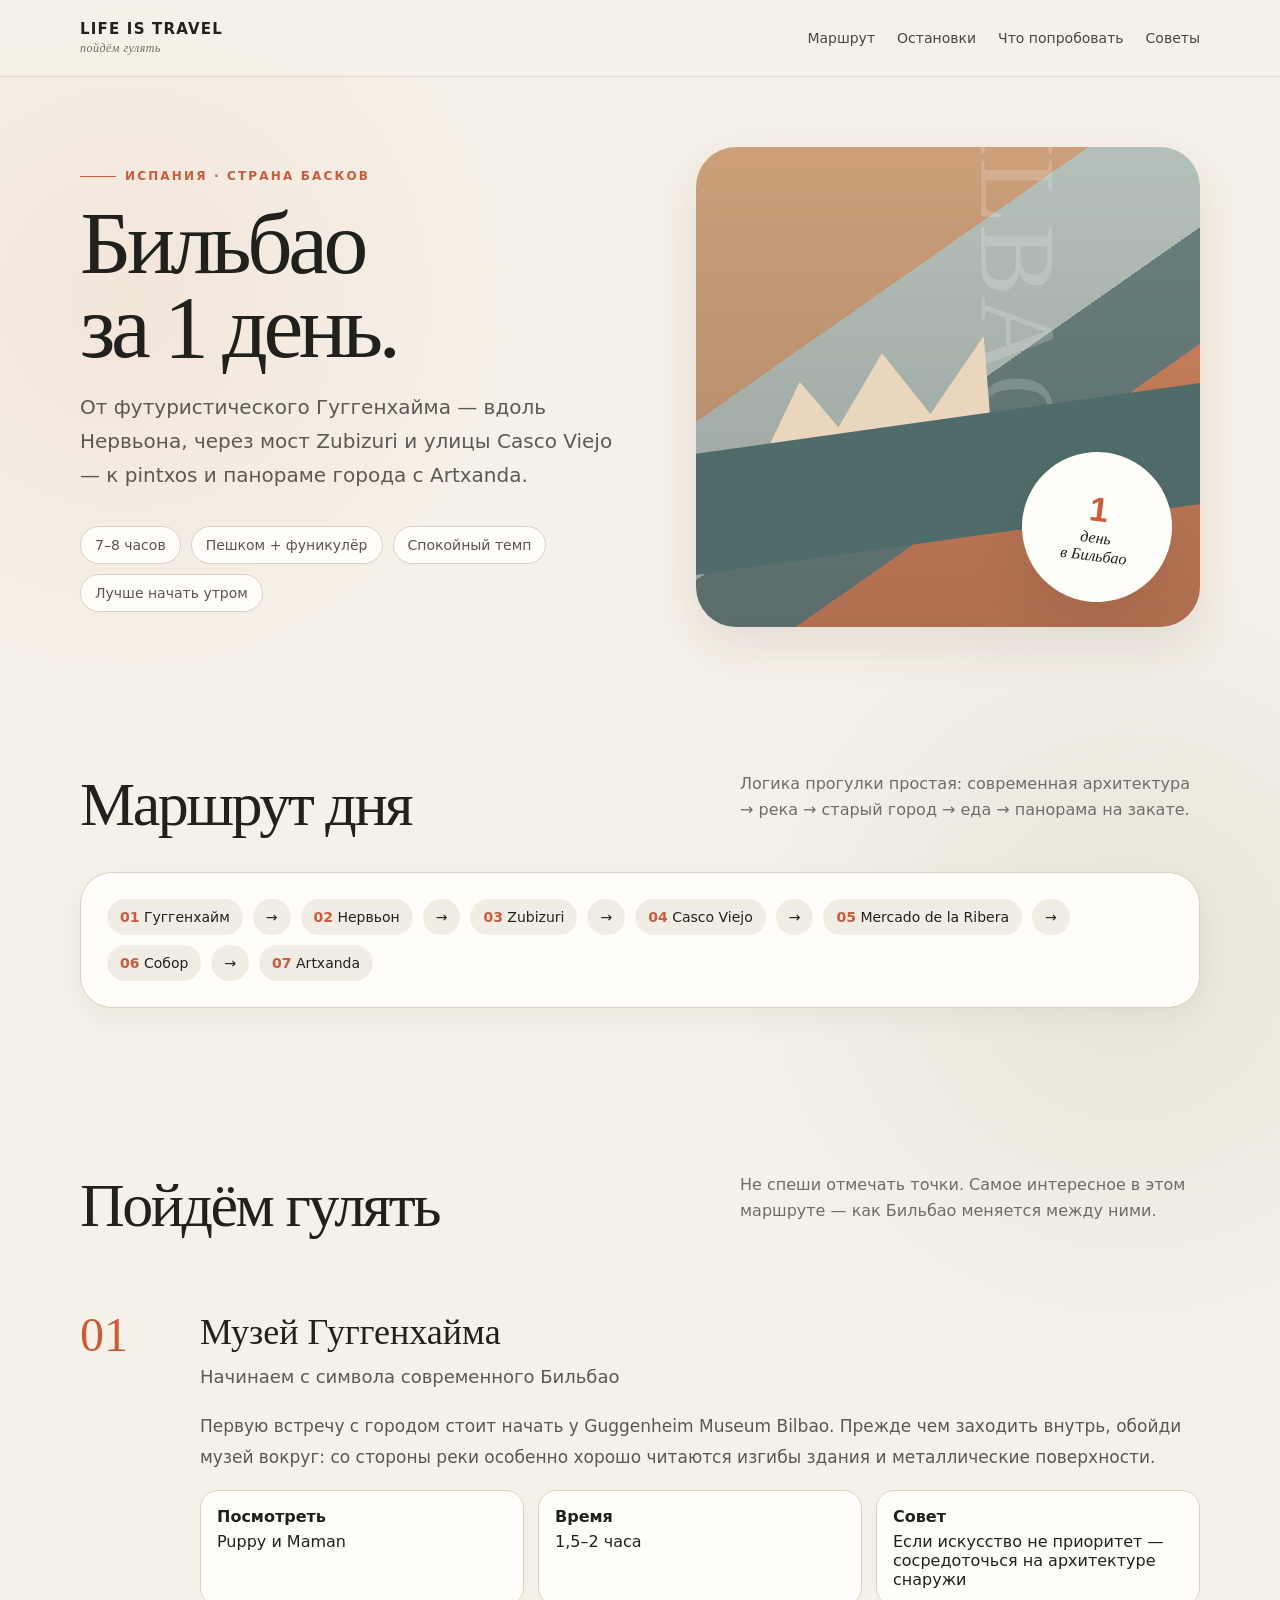
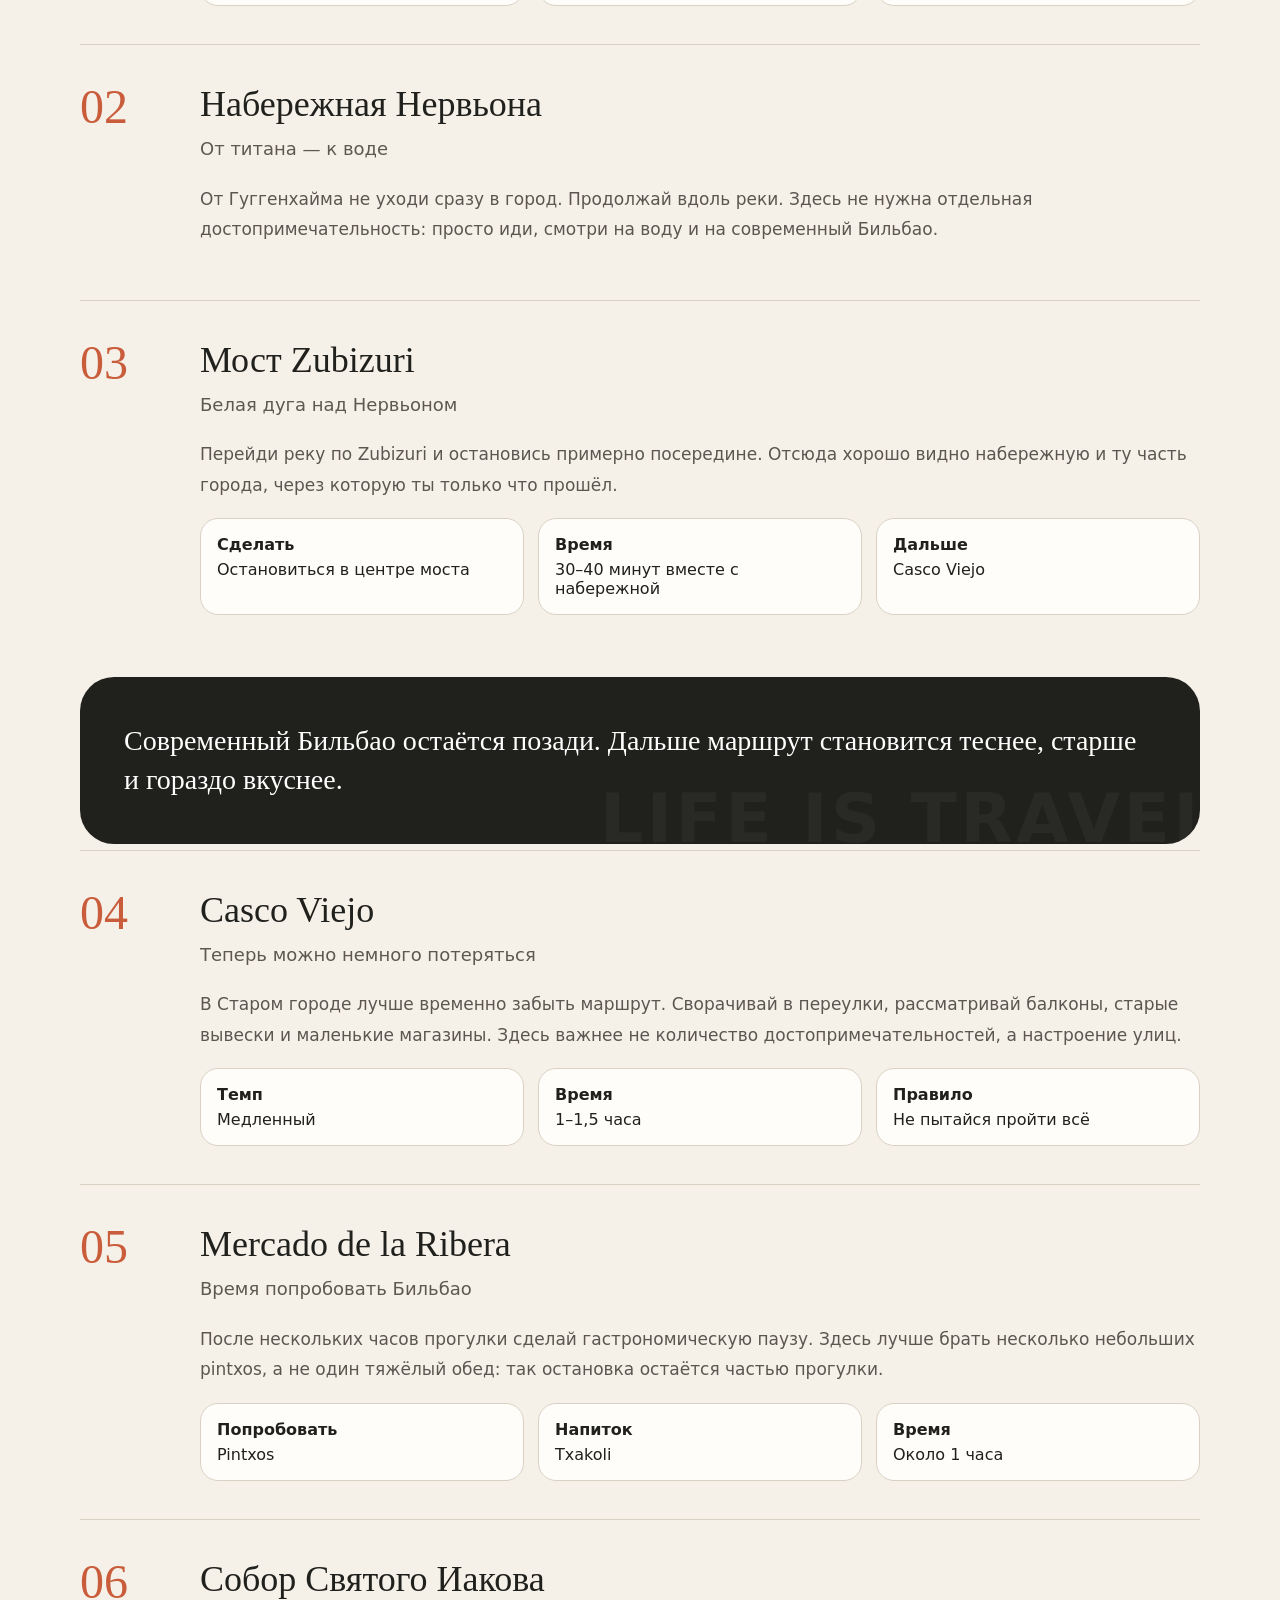
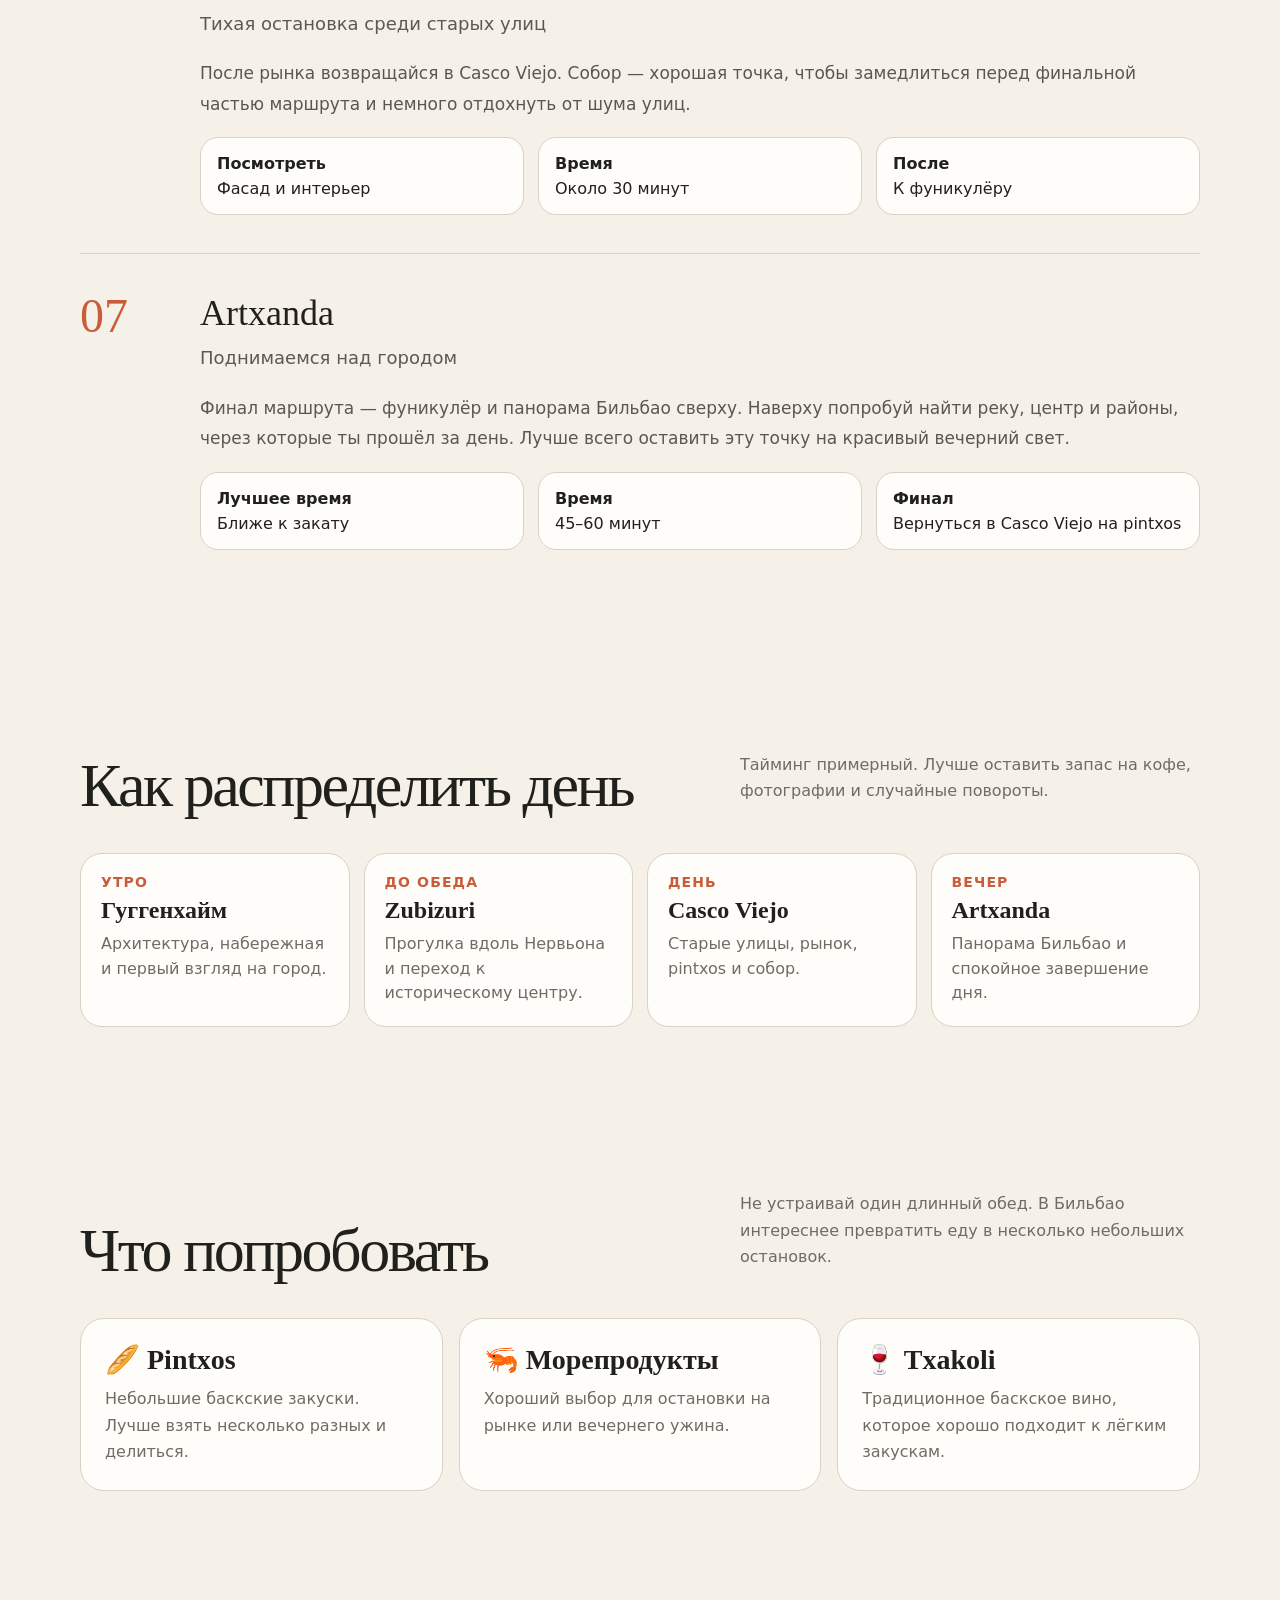
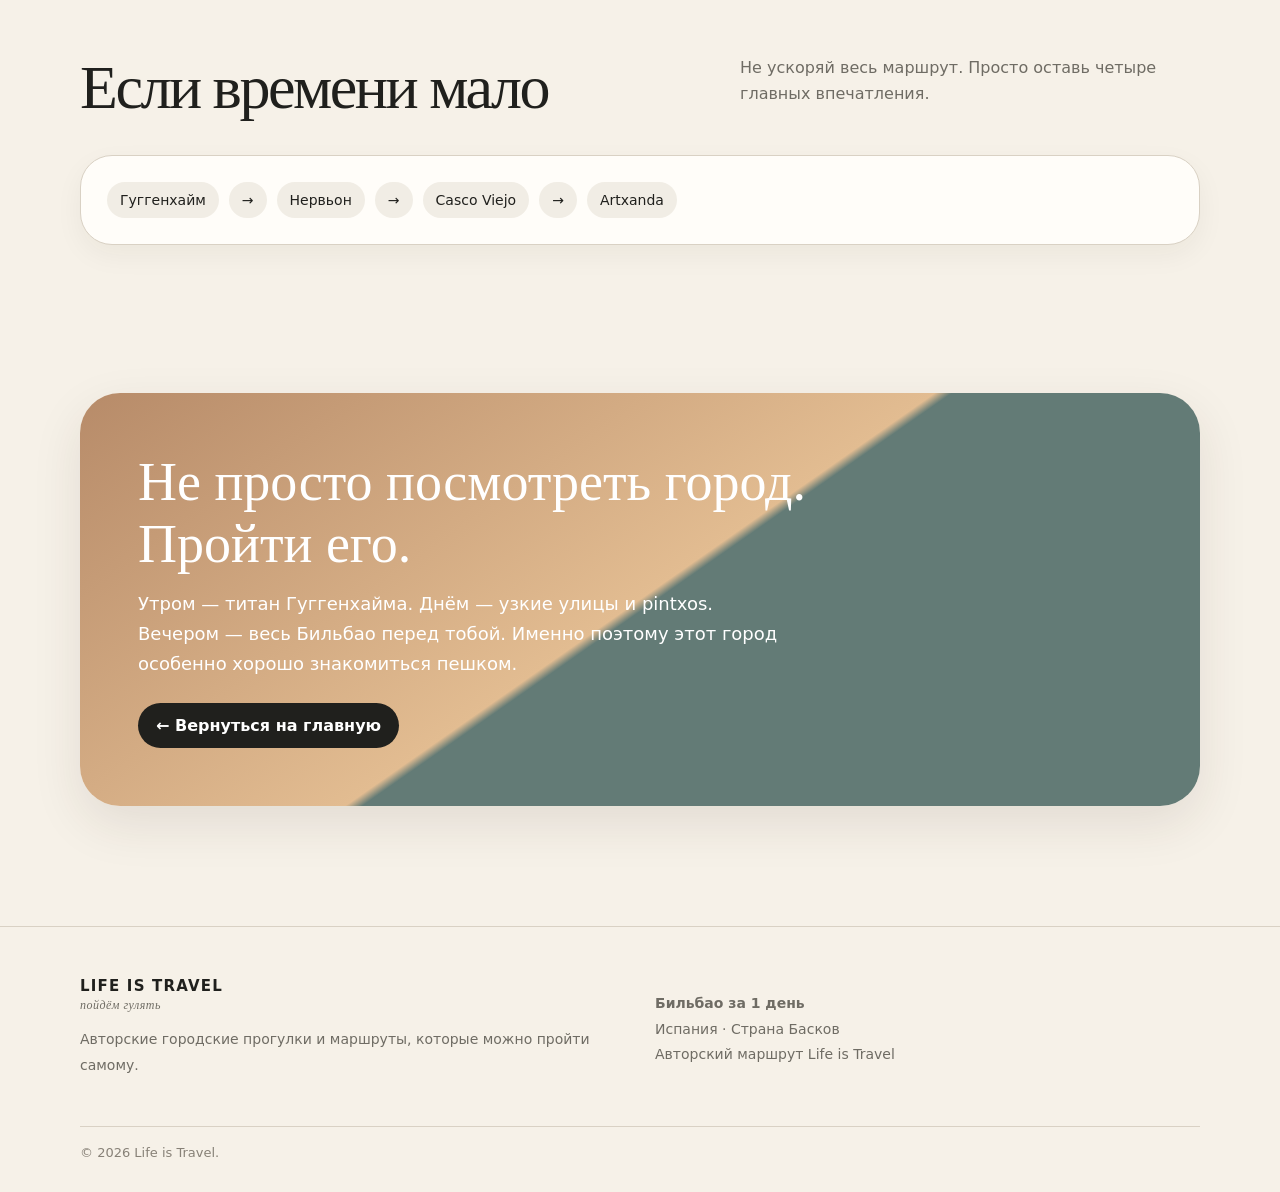
<file: bilbao.html>
<!DOCTYPE html>
<html lang="ru">
<head>
<meta charset="UTF-8" />
<meta name="viewport" content="width=device-width, initial-scale=1.0" />
<title>Бильбао за 1 день — Life is Travel</title>
<meta name="description" content="Авторский пеший маршрут по Бильбао на один день: Гуггенхайм, Нервьон, Zubizuri, Casco Viejo, Mercado de la Ribera, собор Святого Иакова и Artxanda." />
<style>
:root{
  --bg:#f6f1e8;
  --paper:#fffdf9;
  --ink:#20201d;
  --muted:#6f6c64;
  --line:#d9d1c4;
  --accent:#c95d3b;
  --olive:#66705a;
  --shadow:0 18px 50px rgba(54,42,27,.10);
  --radius:26px;
}
*{box-sizing:border-box}
html{scroll-behavior:smooth}
body{
  margin:0;
  font-family:Inter,ui-sans-serif,system-ui,-apple-system,BlinkMacSystemFont,"Segoe UI",sans-serif;
  color:var(--ink);
  background:
    radial-gradient(circle at 10% 5%,rgba(201,93,59,.08),transparent 24rem),
    radial-gradient(circle at 88% 16%,rgba(102,112,90,.10),transparent 25rem),
    var(--bg);
}
a{text-decoration:none;color:inherit}
.container{width:min(1120px,calc(100% - 38px));margin:auto}
header{
  position:sticky;top:0;z-index:50;
  backdrop-filter:blur(18px);
  background:rgba(246,241,232,.86);
  border-bottom:1px solid rgba(217,209,196,.8)
}
.nav{min-height:76px;display:flex;align-items:center;gap:26px}
.brand{font-weight:900;letter-spacing:.08em;font-size:15px;margin-right:auto}
.brand span{display:block;font-family:Georgia,serif;font-weight:500;font-style:italic;font-size:12px;letter-spacing:.04em;color:var(--muted);margin-top:3px}
.navlinks{display:flex;gap:22px;color:#484640;font-size:14px}
.navlinks a:hover{color:var(--accent)}
.hero{padding:70px 0 54px}
.heroGrid{display:grid;grid-template-columns:1.05fr .95fr;gap:58px;align-items:center}
.kicker{display:inline-flex;gap:9px;align-items:center;text-transform:uppercase;letter-spacing:.18em;font-size:12px;font-weight:800;color:var(--accent)}
.kicker:before{content:"";width:36px;height:1px;background:var(--accent)}
h1{font-family:Georgia,"Times New Roman",serif;font-size:clamp(54px,7vw,96px);line-height:.93;letter-spacing:-.05em;margin:18px 0 22px;font-weight:500}
.lead{font-size:20px;line-height:1.7;color:#5d5951;max-width:640px}
.heroCard{
  min-height:480px;border-radius:40px;overflow:hidden;box-shadow:var(--shadow);position:relative;
  background:
    linear-gradient(180deg,rgba(24,25,23,.04),rgba(24,25,23,.22)),
    linear-gradient(145deg,#d4a47e 0 33%,#bbc7c1 33% 52%,#6d8583 52% 66%,#d98760 66% 100%);
}
.heroCard:before{
  content:"BILBAO";position:absolute;right:-18px;top:42px;font-family:Georgia,serif;
  font-size:108px;color:rgba(255,255,255,.18);transform:rotate(90deg);transform-origin:center;
}
.heroCard .river{position:absolute;left:-8%;right:-8%;bottom:88px;height:120px;background:#4f6c6b;transform:rotate(-8deg)}
.heroCard .museum{position:absolute;left:12%;bottom:118px;width:48%;height:190px;background:#ead5bd;clip-path:polygon(3% 73%,18% 33%,34% 57%,52% 18%,72% 50%,94% 9%,99% 88%,61% 100%,26% 92%);filter:drop-shadow(0 15px 18px rgba(0,0,0,.14))}
.heroCard .badge{position:absolute;right:28px;bottom:25px;background:var(--paper);border-radius:50%;width:150px;height:150px;display:grid;place-items:center;text-align:center;box-shadow:var(--shadow);font-family:Georgia,serif;font-style:italic;transform:rotate(7deg)}
.heroCard .badge strong{display:block;font-family:Inter,sans-serif;font-style:normal;font-size:34px;color:var(--accent)}
.metaBar{margin-top:34px;display:flex;flex-wrap:wrap;gap:10px}
.metaBar span{padding:10px 14px;background:var(--paper);border:1px solid var(--line);border-radius:999px;color:#59564f;font-size:14px}
section{padding:74px 0}
.sectionHead{display:flex;gap:30px;align-items:end;margin-bottom:32px}
.sectionHead h2{font-family:Georgia,serif;font-size:clamp(38px,5vw,62px);font-weight:500;letter-spacing:-.04em;margin:0}
.sectionHead p{margin-left:auto;max-width:460px;line-height:1.65;color:var(--muted)}
.routeLine{
  background:var(--paper);border:1px solid var(--line);border-radius:32px;padding:26px;
  display:flex;flex-wrap:wrap;gap:10px;align-items:center;box-shadow:0 10px 28px rgba(41,35,28,.05)
}
.routeLine span{padding:10px 13px;background:#f1ede5;border-radius:999px;font-size:14px}
.routeLine b{color:var(--accent)}
.stop{
  display:grid;grid-template-columns:92px 1fr;gap:28px;padding:38px 0;border-top:1px solid var(--line)
}
.stop:first-of-type{border-top:0}
.stopNum{font-family:Georgia,serif;font-size:48px;color:var(--accent);line-height:1}
.stopBody h3{font-family:Georgia,serif;font-size:36px;font-weight:500;margin:0 0 8px}
.stopBody .sub{font-size:18px;color:#5d5951;margin:0 0 18px}
.stopBody p{line-height:1.8;color:#5b5750;font-size:17px}
.tips{display:grid;grid-template-columns:repeat(3,1fr);gap:14px;margin-top:18px}
.tip{background:var(--paper);border:1px solid var(--line);border-radius:18px;padding:16px}
.tip b{display:block;margin-bottom:6px}
.callout{
  background:var(--ink);color:white;border-radius:34px;padding:44px;margin:24px 0 6px;position:relative;overflow:hidden
}
.callout:after{content:"LIFE IS TRAVEL";position:absolute;right:-20px;bottom:-14px;font-weight:900;font-size:68px;letter-spacing:.05em;color:rgba(255,255,255,.045)}
.callout p{font-family:Georgia,serif;font-size:28px;line-height:1.4;margin:0;position:relative;z-index:2}
.timeline{display:grid;grid-template-columns:repeat(4,1fr);gap:14px}
.timeCard{background:var(--paper);border:1px solid var(--line);border-radius:22px;padding:20px}
.timeCard strong{display:block;color:var(--accent);font-size:14px;letter-spacing:.08em;text-transform:uppercase;margin-bottom:7px}
.timeCard h4{font-family:Georgia,serif;font-size:24px;margin:0 0 8px}
.timeCard p{margin:0;color:var(--muted);line-height:1.55}
.food{display:grid;grid-template-columns:repeat(3,1fr);gap:16px}
.foodCard{background:var(--paper);border:1px solid var(--line);border-radius:24px;padding:24px}
.foodCard h3{font-family:Georgia,serif;font-size:28px;margin:0 0 10px}
.foodCard p{margin:0;color:var(--muted);line-height:1.65}
.finish{
  background:linear-gradient(145deg,#b78b69,#e2bc91 50%,#637b76 51%);
  color:white;border-radius:40px;padding:58px;min-height:320px;display:flex;align-items:end;box-shadow:var(--shadow)
}
.finish h2{font-family:Georgia,serif;font-size:54px;font-weight:500;max-width:700px;margin:0 0 14px}
.finish p{font-size:18px;line-height:1.65;max-width:660px;margin:0}
.back{display:inline-flex;margin-top:25px;padding:13px 18px;border-radius:999px;background:var(--ink);color:white;font-weight:800}
.footer{padding:50px 0 32px;border-top:1px solid var(--line);margin-top:46px}
.footerGrid{display:grid;grid-template-columns:1fr 1fr;gap:30px}
.footer p,.footer a{color:var(--muted);line-height:1.8;font-size:14px}
.copyright{margin-top:34px;padding-top:18px;border-top:1px solid var(--line);color:#878177;font-size:13px}
@media(max-width:900px){
  .heroGrid,.timeline,.food{grid-template-columns:1fr}
  .heroCard{min-height:380px}
  .sectionHead{align-items:flex-start;flex-direction:column}
  .sectionHead p{margin-left:0}
}
@media(max-width:700px){
  .navlinks{display:none}
  .hero{padding-top:42px}
  .lead{font-size:17px}
  .stop{grid-template-columns:58px 1fr;gap:16px}
  .stopNum{font-size:38px}
  .stopBody h3{font-size:30px}
  .tips{grid-template-columns:1fr}
  .finish{padding:34px 26px}
  .finish h2{font-size:40px}
  .footerGrid{grid-template-columns:1fr}
}
</style>
</head>
<body>
<header>
  <div class="container nav">
    <a class="brand" href="index.html">LIFE IS TRAVEL<span>пойдём гулять</span></a>
    <nav class="navlinks">
      <a href="#route">Маршрут</a>
      <a href="#stops">Остановки</a>
      <a href="#food">Что попробовать</a>
      <a href="#tips">Советы</a>
    </nav>
  </div>
</header>

<main>
<section class="hero">
  <div class="container heroGrid">
    <div>
      <div class="kicker">Испания · Страна Басков</div>
      <h1>Бильбао<br>за 1 день.</h1>
      <p class="lead">От футуристического Гуггенхайма — вдоль Нервьона, через мост Zubizuri и улицы Casco Viejo — к pintxos и панораме города с Artxanda.</p>
      <div class="metaBar">
        <span>7–8 часов</span>
        <span>Пешком + фуникулёр</span>
        <span>Спокойный темп</span>
        <span>Лучше начать утром</span>
      </div>
    </div>
    <div class="heroCard">
      <div class="museum"></div>
      <div class="river"></div>
      <div class="badge"><div><strong>1</strong>день<br>в Бильбао</div></div>
    </div>
  </div>
</section>

<section id="route">
  <div class="container">
    <div class="sectionHead">
      <h2>Маршрут дня</h2>
      <p>Логика прогулки простая: современная архитектура → река → старый город → еда → панорама на закате.</p>
    </div>
    <div class="routeLine">
      <span><b>01</b> Гуггенхайм</span><span>→</span>
      <span><b>02</b> Нервьон</span><span>→</span>
      <span><b>03</b> Zubizuri</span><span>→</span>
      <span><b>04</b> Casco Viejo</span><span>→</span>
      <span><b>05</b> Mercado de la Ribera</span><span>→</span>
      <span><b>06</b> Собор</span><span>→</span>
      <span><b>07</b> Artxanda</span>
    </div>
  </div>
</section>

<section id="stops">
  <div class="container">
    <div class="sectionHead">
      <h2>Пойдём гулять</h2>
      <p>Не спеши отмечать точки. Самое интересное в этом маршруте — как Бильбао меняется между ними.</p>
    </div>

    <article class="stop">
      <div class="stopNum">01</div>
      <div class="stopBody">
        <h3>Музей Гуггенхайма</h3>
        <p class="sub">Начинаем с символа современного Бильбао</p>
        <p>Первую встречу с городом стоит начать у Guggenheim Museum Bilbao. Прежде чем заходить внутрь, обойди музей вокруг: со стороны реки особенно хорошо читаются изгибы здания и металлические поверхности.</p>
        <div class="tips">
          <div class="tip"><b>Посмотреть</b>Puppy и Maman</div>
          <div class="tip"><b>Время</b>1,5–2 часа</div>
          <div class="tip"><b>Совет</b>Если искусство не приоритет — сосредоточься на архитектуре снаружи</div>
        </div>
      </div>
    </article>

    <article class="stop">
      <div class="stopNum">02</div>
      <div class="stopBody">
        <h3>Набережная Нервьона</h3>
        <p class="sub">От титана — к воде</p>
        <p>От Гуггенхайма не уходи сразу в город. Продолжай вдоль реки. Здесь не нужна отдельная достопримечательность: просто иди, смотри на воду и на современный Бильбао.</p>
      </div>
    </article>

    <article class="stop">
      <div class="stopNum">03</div>
      <div class="stopBody">
        <h3>Мост Zubizuri</h3>
        <p class="sub">Белая дуга над Нервьоном</p>
        <p>Перейди реку по Zubizuri и остановись примерно посередине. Отсюда хорошо видно набережную и ту часть города, через которую ты только что прошёл.</p>
        <div class="tips">
          <div class="tip"><b>Сделать</b>Остановиться в центре моста</div>
          <div class="tip"><b>Время</b>30–40 минут вместе с набережной</div>
          <div class="tip"><b>Дальше</b>Casco Viejo</div>
        </div>
      </div>
    </article>

    <div class="callout"><p>Современный Бильбао остаётся позади. Дальше маршрут становится теснее, старше и гораздо вкуснее.</p></div>

    <article class="stop">
      <div class="stopNum">04</div>
      <div class="stopBody">
        <h3>Casco Viejo</h3>
        <p class="sub">Теперь можно немного потеряться</p>
        <p>В Старом городе лучше временно забыть маршрут. Сворачивай в переулки, рассматривай балконы, старые вывески и маленькие магазины. Здесь важнее не количество достопримечательностей, а настроение улиц.</p>
        <div class="tips">
          <div class="tip"><b>Темп</b>Медленный</div>
          <div class="tip"><b>Время</b>1–1,5 часа</div>
          <div class="tip"><b>Правило</b>Не пытайся пройти всё</div>
        </div>
      </div>
    </article>

    <article class="stop">
      <div class="stopNum">05</div>
      <div class="stopBody">
        <h3>Mercado de la Ribera</h3>
        <p class="sub">Время попробовать Бильбао</p>
        <p>После нескольких часов прогулки сделай гастрономическую паузу. Здесь лучше брать несколько небольших pintxos, а не один тяжёлый обед: так остановка остаётся частью прогулки.</p>
        <div class="tips">
          <div class="tip"><b>Попробовать</b>Pintxos</div>
          <div class="tip"><b>Напиток</b>Txakoli</div>
          <div class="tip"><b>Время</b>Около 1 часа</div>
        </div>
      </div>
    </article>

    <article class="stop">
      <div class="stopNum">06</div>
      <div class="stopBody">
        <h3>Собор Святого Иакова</h3>
        <p class="sub">Тихая остановка среди старых улиц</p>
        <p>После рынка возвращайся в Casco Viejo. Собор — хорошая точка, чтобы замедлиться перед финальной частью маршрута и немного отдохнуть от шума улиц.</p>
        <div class="tips">
          <div class="tip"><b>Посмотреть</b>Фасад и интерьер</div>
          <div class="tip"><b>Время</b>Около 30 минут</div>
          <div class="tip"><b>После</b>К фуникулёру</div>
        </div>
      </div>
    </article>

    <article class="stop">
      <div class="stopNum">07</div>
      <div class="stopBody">
        <h3>Artxanda</h3>
        <p class="sub">Поднимаемся над городом</p>
        <p>Финал маршрута — фуникулёр и панорама Бильбао сверху. Наверху попробуй найти реку, центр и районы, через которые ты прошёл за день. Лучше всего оставить эту точку на красивый вечерний свет.</p>
        <div class="tips">
          <div class="tip"><b>Лучшее время</b>Ближе к закату</div>
          <div class="tip"><b>Время</b>45–60 минут</div>
          <div class="tip"><b>Финал</b>Вернуться в Casco Viejo на pintxos</div>
        </div>
      </div>
    </article>
  </div>
</section>

<section>
  <div class="container">
    <div class="sectionHead">
      <h2>Как распределить день</h2>
      <p>Тайминг примерный. Лучше оставить запас на кофе, фотографии и случайные повороты.</p>
    </div>
    <div class="timeline">
      <div class="timeCard"><strong>Утро</strong><h4>Гуггенхайм</h4><p>Архитектура, набережная и первый взгляд на город.</p></div>
      <div class="timeCard"><strong>До обеда</strong><h4>Zubizuri</h4><p>Прогулка вдоль Нервьона и переход к историческому центру.</p></div>
      <div class="timeCard"><strong>День</strong><h4>Casco Viejo</h4><p>Старые улицы, рынок, pintxos и собор.</p></div>
      <div class="timeCard"><strong>Вечер</strong><h4>Artxanda</h4><p>Панорама Бильбао и спокойное завершение дня.</p></div>
    </div>
  </div>
</section>

<section id="food">
  <div class="container">
    <div class="sectionHead">
      <h2>Что попробовать</h2>
      <p>Не устраивай один длинный обед. В Бильбао интереснее превратить еду в несколько небольших остановок.</p>
    </div>
    <div class="food">
      <div class="foodCard"><h3>🥖 Pintxos</h3><p>Небольшие баскские закуски. Лучше взять несколько разных и делиться.</p></div>
      <div class="foodCard"><h3>🦐 Морепродукты</h3><p>Хороший выбор для остановки на рынке или вечернего ужина.</p></div>
      <div class="foodCard"><h3>🍷 Txakoli</h3><p>Традиционное баскское вино, которое хорошо подходит к лёгким закускам.</p></div>
    </div>
  </div>
</section>

<section id="tips">
  <div class="container">
    <div class="sectionHead">
      <h2>Если времени мало</h2>
      <p>Не ускоряй весь маршрут. Просто оставь четыре главных впечатления.</p>
    </div>
    <div class="routeLine">
      <span>Гуггенхайм</span><span>→</span><span>Нервьон</span><span>→</span><span>Casco Viejo</span><span>→</span><span>Artxanda</span>
    </div>
  </div>
</section>

<section>
  <div class="container">
    <div class="finish">
      <div>
        <h2>Не просто посмотреть город. Пройти его.</h2>
        <p>Утром — титан Гуггенхайма. Днём — узкие улицы и pintxos. Вечером — весь Бильбао перед тобой. Именно поэтому этот город особенно хорошо знакомиться пешком.</p>
        <a class="back" href="index.html">← Вернуться на главную</a>
      </div>
    </div>
  </div>
</section>
</main>

<footer class="footer">
  <div class="container">
    <div class="footerGrid">
      <div><div class="brand">LIFE IS TRAVEL<span>пойдём гулять</span></div><p>Авторские городские прогулки и маршруты, которые можно пройти самому.</p></div>
      <div><p><strong>Бильбао за 1 день</strong><br>Испания · Страна Басков<br>Авторский маршрут Life is Travel</p></div>
    </div>
    <div class="copyright">© 2026 Life is Travel.</div>
  </div>
</footer>
</body>
</html>
</file>
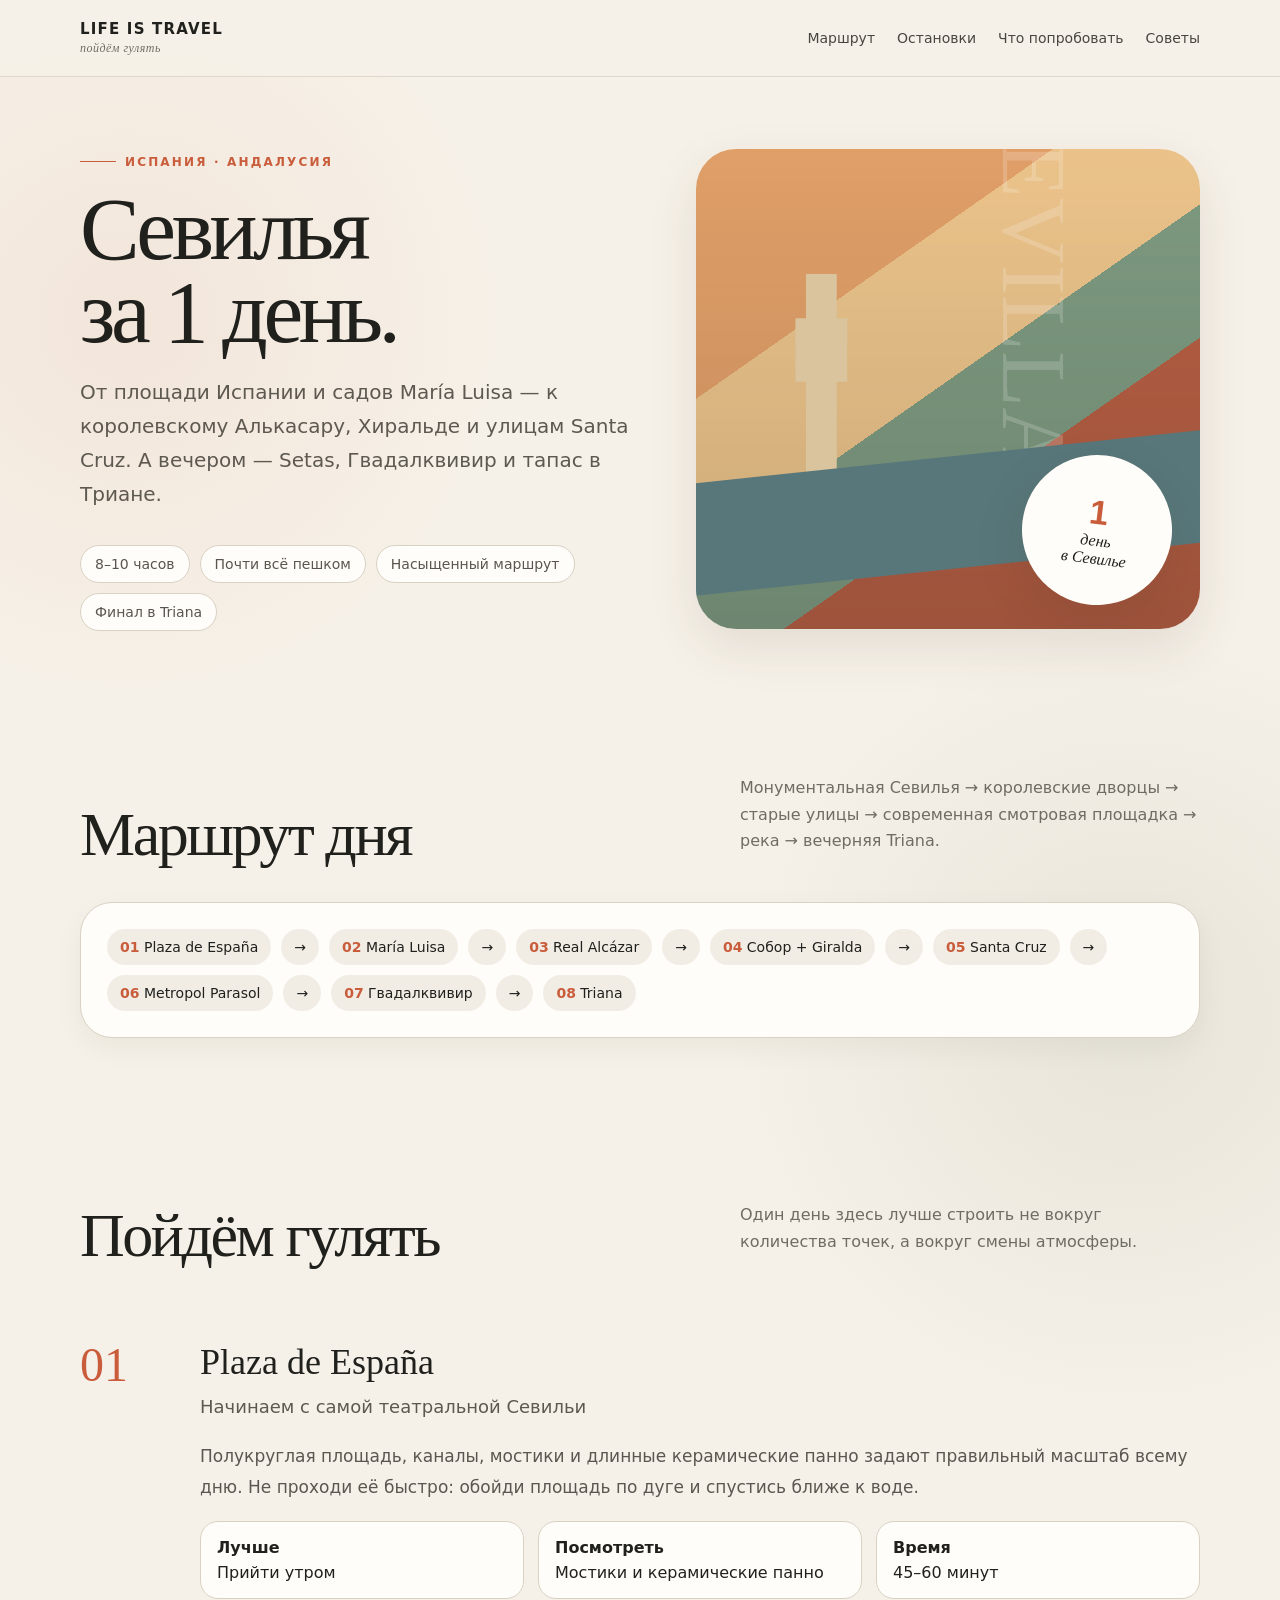
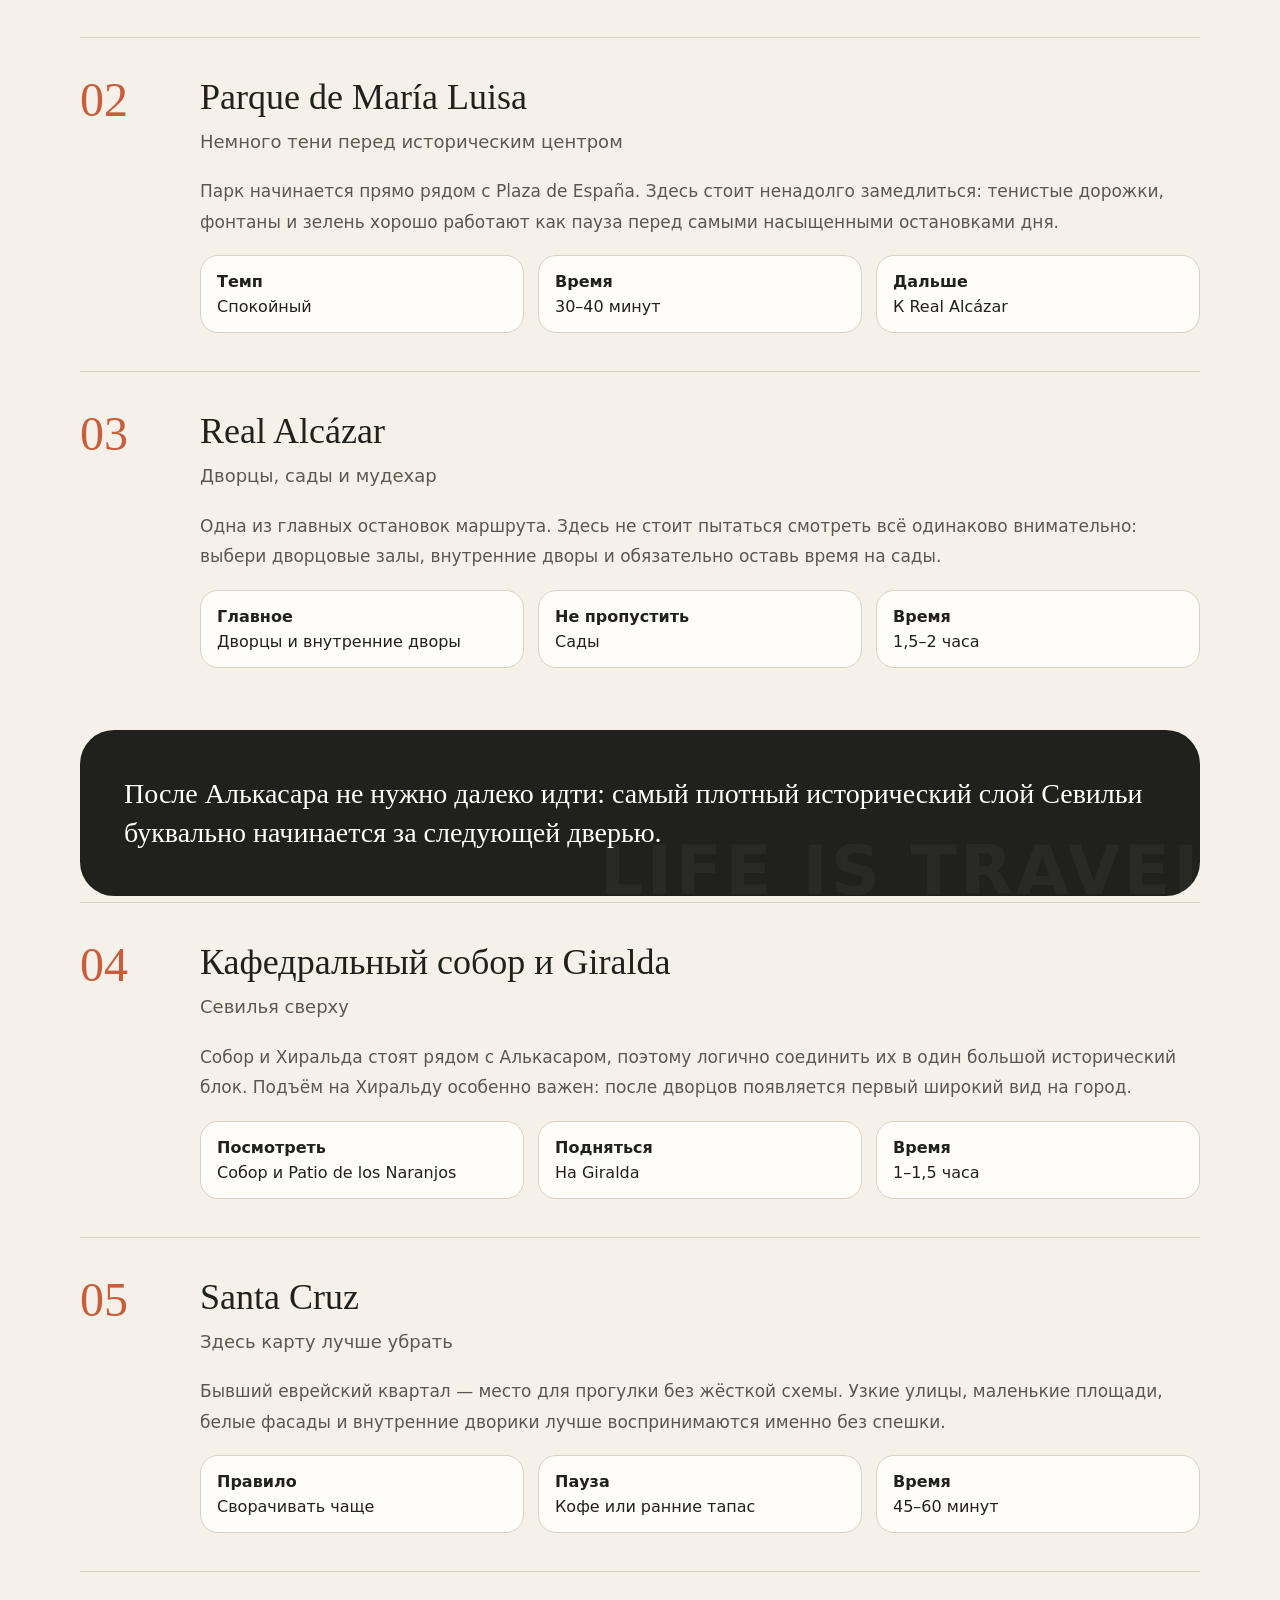
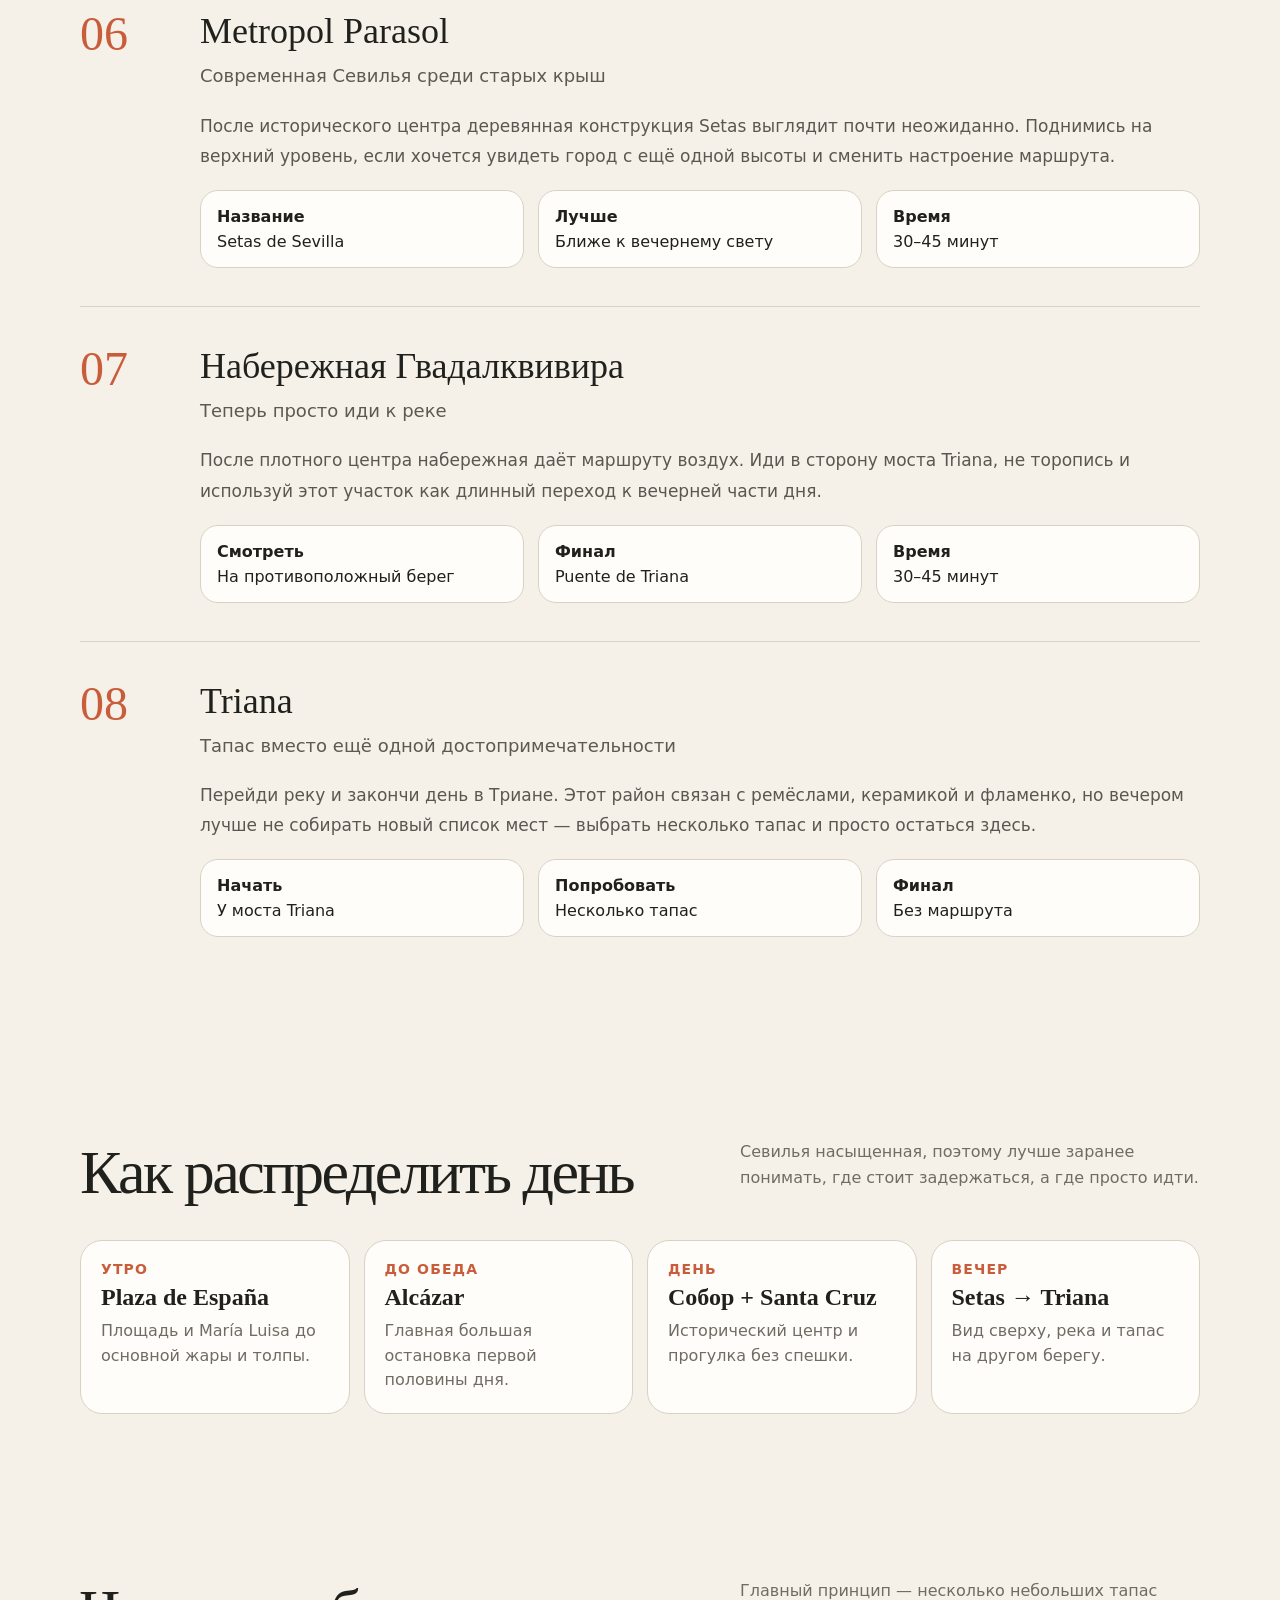
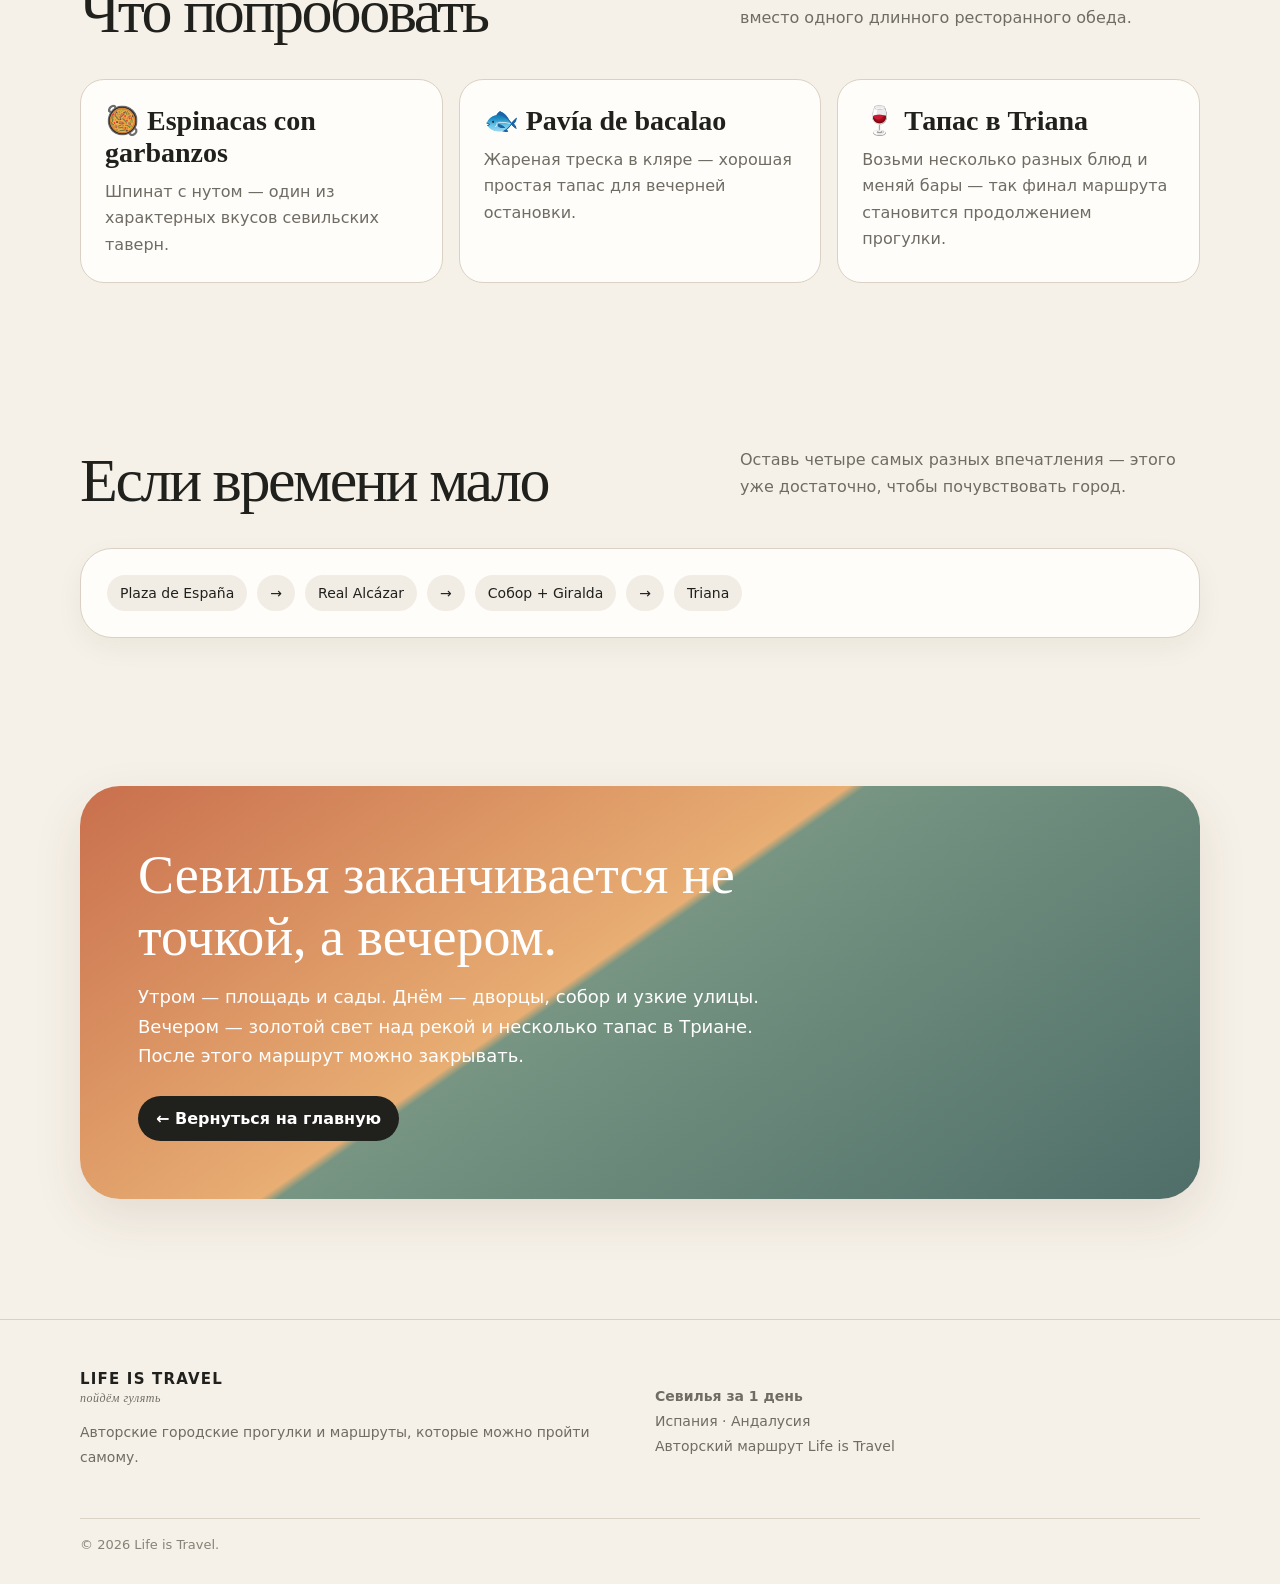
<file: seville.html>
<!DOCTYPE html>
<html lang="ru">
<head>
<meta charset="UTF-8" />
<meta name="viewport" content="width=device-width, initial-scale=1.0" />
<title>Севилья за 1 день — Life is Travel</title>
<meta name="description" content="Авторский маршрут по Севилье на один день: Plaza de España, парк María Luisa, Real Alcázar, собор и Giralda, Santa Cruz, Metropol Parasol, Гвадалквивир и Triana." />
<style>
:root{
  --bg:#f6f1e8; --paper:#fffdf9; --ink:#20201d; --muted:#6f6c64;
  --line:#d9d1c4; --accent:#c95d3b; --olive:#66705a;
  --shadow:0 18px 50px rgba(54,42,27,.10); --radius:26px;
}
*{box-sizing:border-box}
html{scroll-behavior:smooth}
body{
  margin:0;font-family:Inter,ui-sans-serif,system-ui,-apple-system,BlinkMacSystemFont,"Segoe UI",sans-serif;
  color:var(--ink);
  background:
    radial-gradient(circle at 10% 5%,rgba(201,93,59,.08),transparent 24rem),
    radial-gradient(circle at 88% 16%,rgba(102,112,90,.10),transparent 25rem),
    var(--bg);
}
a{text-decoration:none;color:inherit}
.container{width:min(1120px,calc(100% - 38px));margin:auto}
header{position:sticky;top:0;z-index:50;backdrop-filter:blur(18px);background:rgba(246,241,232,.86);border-bottom:1px solid rgba(217,209,196,.8)}
.nav{min-height:76px;display:flex;align-items:center;gap:26px}
.brand{font-weight:900;letter-spacing:.08em;font-size:15px;margin-right:auto}
.brand span{display:block;font-family:Georgia,serif;font-weight:500;font-style:italic;font-size:12px;letter-spacing:.04em;color:var(--muted);margin-top:3px}
.navlinks{display:flex;gap:22px;color:#484640;font-size:14px}
.navlinks a:hover{color:var(--accent)}
.hero{padding:70px 0 54px}
.heroGrid{display:grid;grid-template-columns:1.05fr .95fr;gap:58px;align-items:center}
.kicker{display:inline-flex;gap:9px;align-items:center;text-transform:uppercase;letter-spacing:.18em;font-size:12px;font-weight:800;color:var(--accent)}
.kicker:before{content:"";width:36px;height:1px;background:var(--accent)}
h1{font-family:Georgia,"Times New Roman",serif;font-size:clamp(54px,7vw,96px);line-height:.93;letter-spacing:-.05em;margin:18px 0 22px;font-weight:500}
.lead{font-size:20px;line-height:1.7;color:#5d5951;max-width:640px}
.heroCard{
  min-height:480px;border-radius:40px;overflow:hidden;box-shadow:var(--shadow);position:relative;
  background:
    linear-gradient(180deg,rgba(24,25,23,.02),rgba(24,25,23,.17)),
    linear-gradient(145deg,#e4a169 0 30%,#efc68c 30% 49%,#7f9c82 49% 65%,#b95f43 65% 100%);
}
.heroCard:before{
  content:"SEVILLA";position:absolute;right:-25px;top:80px;font-family:Georgia,serif;
  font-size:92px;color:rgba(255,255,255,.18);transform:rotate(90deg);transform-origin:center;
}
.heroCard .tower{position:absolute;left:18%;bottom:110px;width:70px;height:245px;background:#d9c49d;clip-path:polygon(28% 0,72% 0,72% 18%,87% 18%,87% 44%,72% 44%,72% 100%,28% 100%,28% 44%,13% 44%,13% 18%,28% 18%);filter:drop-shadow(0 14px 15px rgba(0,0,0,.16))}
.heroCard .river{position:absolute;left:-10%;right:-10%;bottom:60px;height:112px;background:#58777a;transform:rotate(-6deg)}
.heroCard .badge{position:absolute;right:28px;bottom:24px;background:var(--paper);border-radius:50%;width:150px;height:150px;display:grid;place-items:center;text-align:center;box-shadow:var(--shadow);font-family:Georgia,serif;font-style:italic;transform:rotate(7deg)}
.heroCard .badge strong{display:block;font-family:Inter,sans-serif;font-style:normal;font-size:34px;color:var(--accent)}
.metaBar{margin-top:34px;display:flex;flex-wrap:wrap;gap:10px}
.metaBar span{padding:10px 14px;background:var(--paper);border:1px solid var(--line);border-radius:999px;color:#59564f;font-size:14px}
section{padding:74px 0}
.sectionHead{display:flex;gap:30px;align-items:end;margin-bottom:32px}
.sectionHead h2{font-family:Georgia,serif;font-size:clamp(38px,5vw,62px);font-weight:500;letter-spacing:-.04em;margin:0}
.sectionHead p{margin-left:auto;max-width:460px;line-height:1.65;color:var(--muted)}
.routeLine{background:var(--paper);border:1px solid var(--line);border-radius:32px;padding:26px;display:flex;flex-wrap:wrap;gap:10px;align-items:center;box-shadow:0 10px 28px rgba(41,35,28,.05)}
.routeLine span{padding:10px 13px;background:#f1ede5;border-radius:999px;font-size:14px}
.routeLine b{color:var(--accent)}
.stop{display:grid;grid-template-columns:92px 1fr;gap:28px;padding:38px 0;border-top:1px solid var(--line)}
.stop:first-of-type{border-top:0}
.stopNum{font-family:Georgia,serif;font-size:48px;color:var(--accent);line-height:1}
.stopBody h3{font-family:Georgia,serif;font-size:36px;font-weight:500;margin:0 0 8px}
.stopBody .sub{font-size:18px;color:#5d5951;margin:0 0 18px}
.stopBody p{line-height:1.8;color:#5b5750;font-size:17px}
.tips{display:grid;grid-template-columns:repeat(3,1fr);gap:14px;margin-top:18px}
.tip{background:var(--paper);border:1px solid var(--line);border-radius:18px;padding:16px}
.tip b{display:block;margin-bottom:6px}
.callout{background:var(--ink);color:white;border-radius:34px;padding:44px;margin:24px 0 6px;position:relative;overflow:hidden}
.callout:after{content:"LIFE IS TRAVEL";position:absolute;right:-20px;bottom:-14px;font-weight:900;font-size:68px;letter-spacing:.05em;color:rgba(255,255,255,.045)}
.callout p{font-family:Georgia,serif;font-size:28px;line-height:1.4;margin:0;position:relative;z-index:2}
.timeline{display:grid;grid-template-columns:repeat(4,1fr);gap:14px}
.timeCard{background:var(--paper);border:1px solid var(--line);border-radius:22px;padding:20px}
.timeCard strong{display:block;color:var(--accent);font-size:14px;letter-spacing:.08em;text-transform:uppercase;margin-bottom:7px}
.timeCard h4{font-family:Georgia,serif;font-size:24px;margin:0 0 8px}
.timeCard p{margin:0;color:var(--muted);line-height:1.55}
.food{display:grid;grid-template-columns:repeat(3,1fr);gap:16px}
.foodCard{background:var(--paper);border:1px solid var(--line);border-radius:24px;padding:24px}
.foodCard h3{font-family:Georgia,serif;font-size:28px;margin:0 0 10px}
.foodCard p{margin:0;color:var(--muted);line-height:1.65}
.finish{background:linear-gradient(145deg,#c96f4d,#e8ae73 45%,#779582 46%,#4f6e69);color:white;border-radius:40px;padding:58px;min-height:320px;display:flex;align-items:end;box-shadow:var(--shadow)}
.finish h2{font-family:Georgia,serif;font-size:54px;font-weight:500;max-width:700px;margin:0 0 14px}
.finish p{font-size:18px;line-height:1.65;max-width:660px;margin:0}
.back{display:inline-flex;margin-top:25px;padding:13px 18px;border-radius:999px;background:var(--ink);color:white;font-weight:800}
.footer{padding:50px 0 32px;border-top:1px solid var(--line);margin-top:46px}
.footerGrid{display:grid;grid-template-columns:1fr 1fr;gap:30px}
.footer p,.footer a{color:var(--muted);line-height:1.8;font-size:14px}
.copyright{margin-top:34px;padding-top:18px;border-top:1px solid var(--line);color:#878177;font-size:13px}
@media(max-width:900px){.heroGrid,.timeline,.food{grid-template-columns:1fr}.heroCard{min-height:380px}.sectionHead{align-items:flex-start;flex-direction:column}.sectionHead p{margin-left:0}}
@media(max-width:700px){.navlinks{display:none}.hero{padding-top:42px}.lead{font-size:17px}.stop{grid-template-columns:58px 1fr;gap:16px}.stopNum{font-size:38px}.stopBody h3{font-size:30px}.tips{grid-template-columns:1fr}.finish{padding:34px 26px}.finish h2{font-size:40px}.footerGrid{grid-template-columns:1fr}}
</style>
</head>
<body>
<header>
  <div class="container nav">
    <a class="brand" href="index.html">LIFE IS TRAVEL<span>пойдём гулять</span></a>
    <nav class="navlinks">
      <a href="#route">Маршрут</a>
      <a href="#stops">Остановки</a>
      <a href="#food">Что попробовать</a>
      <a href="#tips">Советы</a>
    </nav>
  </div>
</header>

<main>
<section class="hero">
  <div class="container heroGrid">
    <div>
      <div class="kicker">Испания · Андалусия</div>
      <h1>Севилья<br>за 1 день.</h1>
      <p class="lead">От площади Испании и садов María Luisa — к королевскому Алькасару, Хиральде и улицам Santa Cruz. А вечером — Setas, Гвадалквивир и тапас в Триане.</p>
      <div class="metaBar">
        <span>8–10 часов</span>
        <span>Почти всё пешком</span>
        <span>Насыщенный маршрут</span>
        <span>Финал в Triana</span>
      </div>
    </div>
    <div class="heroCard">
      <div class="tower"></div>
      <div class="river"></div>
      <div class="badge"><div><strong>1</strong>день<br>в Севилье</div></div>
    </div>
  </div>
</section>

<section id="route">
  <div class="container">
    <div class="sectionHead">
      <h2>Маршрут дня</h2>
      <p>Монументальная Севилья → королевские дворцы → старые улицы → современная смотровая площадка → река → вечерняя Triana.</p>
    </div>
    <div class="routeLine">
      <span><b>01</b> Plaza de España</span><span>→</span>
      <span><b>02</b> María Luisa</span><span>→</span>
      <span><b>03</b> Real Alcázar</span><span>→</span>
      <span><b>04</b> Собор + Giralda</span><span>→</span>
      <span><b>05</b> Santa Cruz</span><span>→</span>
      <span><b>06</b> Metropol Parasol</span><span>→</span>
      <span><b>07</b> Гвадалквивир</span><span>→</span>
      <span><b>08</b> Triana</span>
    </div>
  </div>
</section>

<section id="stops">
<div class="container">
  <div class="sectionHead">
    <h2>Пойдём гулять</h2>
    <p>Один день здесь лучше строить не вокруг количества точек, а вокруг смены атмосферы.</p>
  </div>

  <article class="stop">
    <div class="stopNum">01</div>
    <div class="stopBody">
      <h3>Plaza de España</h3>
      <p class="sub">Начинаем с самой театральной Севильи</p>
      <p>Полукруглая площадь, каналы, мостики и длинные керамические панно задают правильный масштаб всему дню. Не проходи её быстро: обойди площадь по дуге и спустись ближе к воде.</p>
      <div class="tips">
        <div class="tip"><b>Лучше</b>Прийти утром</div>
        <div class="tip"><b>Посмотреть</b>Мостики и керамические панно</div>
        <div class="tip"><b>Время</b>45–60 минут</div>
      </div>
    </div>
  </article>

  <article class="stop">
    <div class="stopNum">02</div>
    <div class="stopBody">
      <h3>Parque de María Luisa</h3>
      <p class="sub">Немного тени перед историческим центром</p>
      <p>Парк начинается прямо рядом с Plaza de España. Здесь стоит ненадолго замедлиться: тенистые дорожки, фонтаны и зелень хорошо работают как пауза перед самыми насыщенными остановками дня.</p>
      <div class="tips">
        <div class="tip"><b>Темп</b>Спокойный</div>
        <div class="tip"><b>Время</b>30–40 минут</div>
        <div class="tip"><b>Дальше</b>К Real Alcázar</div>
      </div>
    </div>
  </article>

  <article class="stop">
    <div class="stopNum">03</div>
    <div class="stopBody">
      <h3>Real Alcázar</h3>
      <p class="sub">Дворцы, сады и мудехар</p>
      <p>Одна из главных остановок маршрута. Здесь не стоит пытаться смотреть всё одинаково внимательно: выбери дворцовые залы, внутренние дворы и обязательно оставь время на сады.</p>
      <div class="tips">
        <div class="tip"><b>Главное</b>Дворцы и внутренние дворы</div>
        <div class="tip"><b>Не пропустить</b>Сады</div>
        <div class="tip"><b>Время</b>1,5–2 часа</div>
      </div>
    </div>
  </article>

  <div class="callout"><p>После Алькасара не нужно далеко идти: самый плотный исторический слой Севильи буквально начинается за следующей дверью.</p></div>

  <article class="stop">
    <div class="stopNum">04</div>
    <div class="stopBody">
      <h3>Кафедральный собор и Giralda</h3>
      <p class="sub">Севилья сверху</p>
      <p>Собор и Хиральда стоят рядом с Алькасаром, поэтому логично соединить их в один большой исторический блок. Подъём на Хиральду особенно важен: после дворцов появляется первый широкий вид на город.</p>
      <div class="tips">
        <div class="tip"><b>Посмотреть</b>Собор и Patio de los Naranjos</div>
        <div class="tip"><b>Подняться</b>На Giralda</div>
        <div class="tip"><b>Время</b>1–1,5 часа</div>
      </div>
    </div>
  </article>

  <article class="stop">
    <div class="stopNum">05</div>
    <div class="stopBody">
      <h3>Santa Cruz</h3>
      <p class="sub">Здесь карту лучше убрать</p>
      <p>Бывший еврейский квартал — место для прогулки без жёсткой схемы. Узкие улицы, маленькие площади, белые фасады и внутренние дворики лучше воспринимаются именно без спешки.</p>
      <div class="tips">
        <div class="tip"><b>Правило</b>Сворачивать чаще</div>
        <div class="tip"><b>Пауза</b>Кофе или ранние тапас</div>
        <div class="tip"><b>Время</b>45–60 минут</div>
      </div>
    </div>
  </article>

  <article class="stop">
    <div class="stopNum">06</div>
    <div class="stopBody">
      <h3>Metropol Parasol</h3>
      <p class="sub">Современная Севилья среди старых крыш</p>
      <p>После исторического центра деревянная конструкция Setas выглядит почти неожиданно. Поднимись на верхний уровень, если хочется увидеть город с ещё одной высоты и сменить настроение маршрута.</p>
      <div class="tips">
        <div class="tip"><b>Название</b>Setas de Sevilla</div>
        <div class="tip"><b>Лучше</b>Ближе к вечернему свету</div>
        <div class="tip"><b>Время</b>30–45 минут</div>
      </div>
    </div>
  </article>

  <article class="stop">
    <div class="stopNum">07</div>
    <div class="stopBody">
      <h3>Набережная Гвадалквивира</h3>
      <p class="sub">Теперь просто иди к реке</p>
      <p>После плотного центра набережная даёт маршруту воздух. Иди в сторону моста Triana, не торопись и используй этот участок как длинный переход к вечерней части дня.</p>
      <div class="tips">
        <div class="tip"><b>Смотреть</b>На противоположный берег</div>
        <div class="tip"><b>Финал</b>Puente de Triana</div>
        <div class="tip"><b>Время</b>30–45 минут</div>
      </div>
    </div>
  </article>

  <article class="stop">
    <div class="stopNum">08</div>
    <div class="stopBody">
      <h3>Triana</h3>
      <p class="sub">Тапас вместо ещё одной достопримечательности</p>
      <p>Перейди реку и закончи день в Триане. Этот район связан с ремёслами, керамикой и фламенко, но вечером лучше не собирать новый список мест — выбрать несколько тапас и просто остаться здесь.</p>
      <div class="tips">
        <div class="tip"><b>Начать</b>У моста Triana</div>
        <div class="tip"><b>Попробовать</b>Несколько тапас</div>
        <div class="tip"><b>Финал</b>Без маршрута</div>
      </div>
    </div>
  </article>
</div>
</section>

<section>
<div class="container">
  <div class="sectionHead">
    <h2>Как распределить день</h2>
    <p>Севилья насыщенная, поэтому лучше заранее понимать, где стоит задержаться, а где просто идти.</p>
  </div>
  <div class="timeline">
    <div class="timeCard"><strong>Утро</strong><h4>Plaza de España</h4><p>Площадь и María Luisa до основной жары и толпы.</p></div>
    <div class="timeCard"><strong>До обеда</strong><h4>Alcázar</h4><p>Главная большая остановка первой половины дня.</p></div>
    <div class="timeCard"><strong>День</strong><h4>Собор + Santa Cruz</h4><p>Исторический центр и прогулка без спешки.</p></div>
    <div class="timeCard"><strong>Вечер</strong><h4>Setas → Triana</h4><p>Вид сверху, река и тапас на другом берегу.</p></div>
  </div>
</div>
</section>

<section id="food">
<div class="container">
  <div class="sectionHead">
    <h2>Что попробовать</h2>
    <p>Главный принцип — несколько небольших тапас вместо одного длинного ресторанного обеда.</p>
  </div>
  <div class="food">
    <div class="foodCard"><h3>🥘 Espinacas con garbanzos</h3><p>Шпинат с нутом — один из характерных вкусов севильских таверн.</p></div>
    <div class="foodCard"><h3>🐟 Pavía de bacalao</h3><p>Жареная треска в кляре — хорошая простая тапас для вечерней остановки.</p></div>
    <div class="foodCard"><h3>🍷 Тапас в Triana</h3><p>Возьми несколько разных блюд и меняй бары — так финал маршрута становится продолжением прогулки.</p></div>
  </div>
</div>
</section>

<section id="tips">
<div class="container">
  <div class="sectionHead">
    <h2>Если времени мало</h2>
    <p>Оставь четыре самых разных впечатления — этого уже достаточно, чтобы почувствовать город.</p>
  </div>
  <div class="routeLine">
    <span>Plaza de España</span><span>→</span><span>Real Alcázar</span><span>→</span><span>Собор + Giralda</span><span>→</span><span>Triana</span>
  </div>
</div>
</section>

<section>
<div class="container">
  <div class="finish">
    <div>
      <h2>Севилья заканчивается не точкой, а вечером.</h2>
      <p>Утром — площадь и сады. Днём — дворцы, собор и узкие улицы. Вечером — золотой свет над рекой и несколько тапас в Триане. После этого маршрут можно закрывать.</p>
      <a class="back" href="index.html">← Вернуться на главную</a>
    </div>
  </div>
</div>
</section>
</main>

<footer class="footer">
<div class="container">
  <div class="footerGrid">
    <div><div class="brand">LIFE IS TRAVEL<span>пойдём гулять</span></div><p>Авторские городские прогулки и маршруты, которые можно пройти самому.</p></div>
    <div><p><strong>Севилья за 1 день</strong><br>Испания · Андалусия<br>Авторский маршрут Life is Travel</p></div>
  </div>
  <div class="copyright">© 2026 Life is Travel.</div>
</div>
</footer>
</body>
</html>
</file>
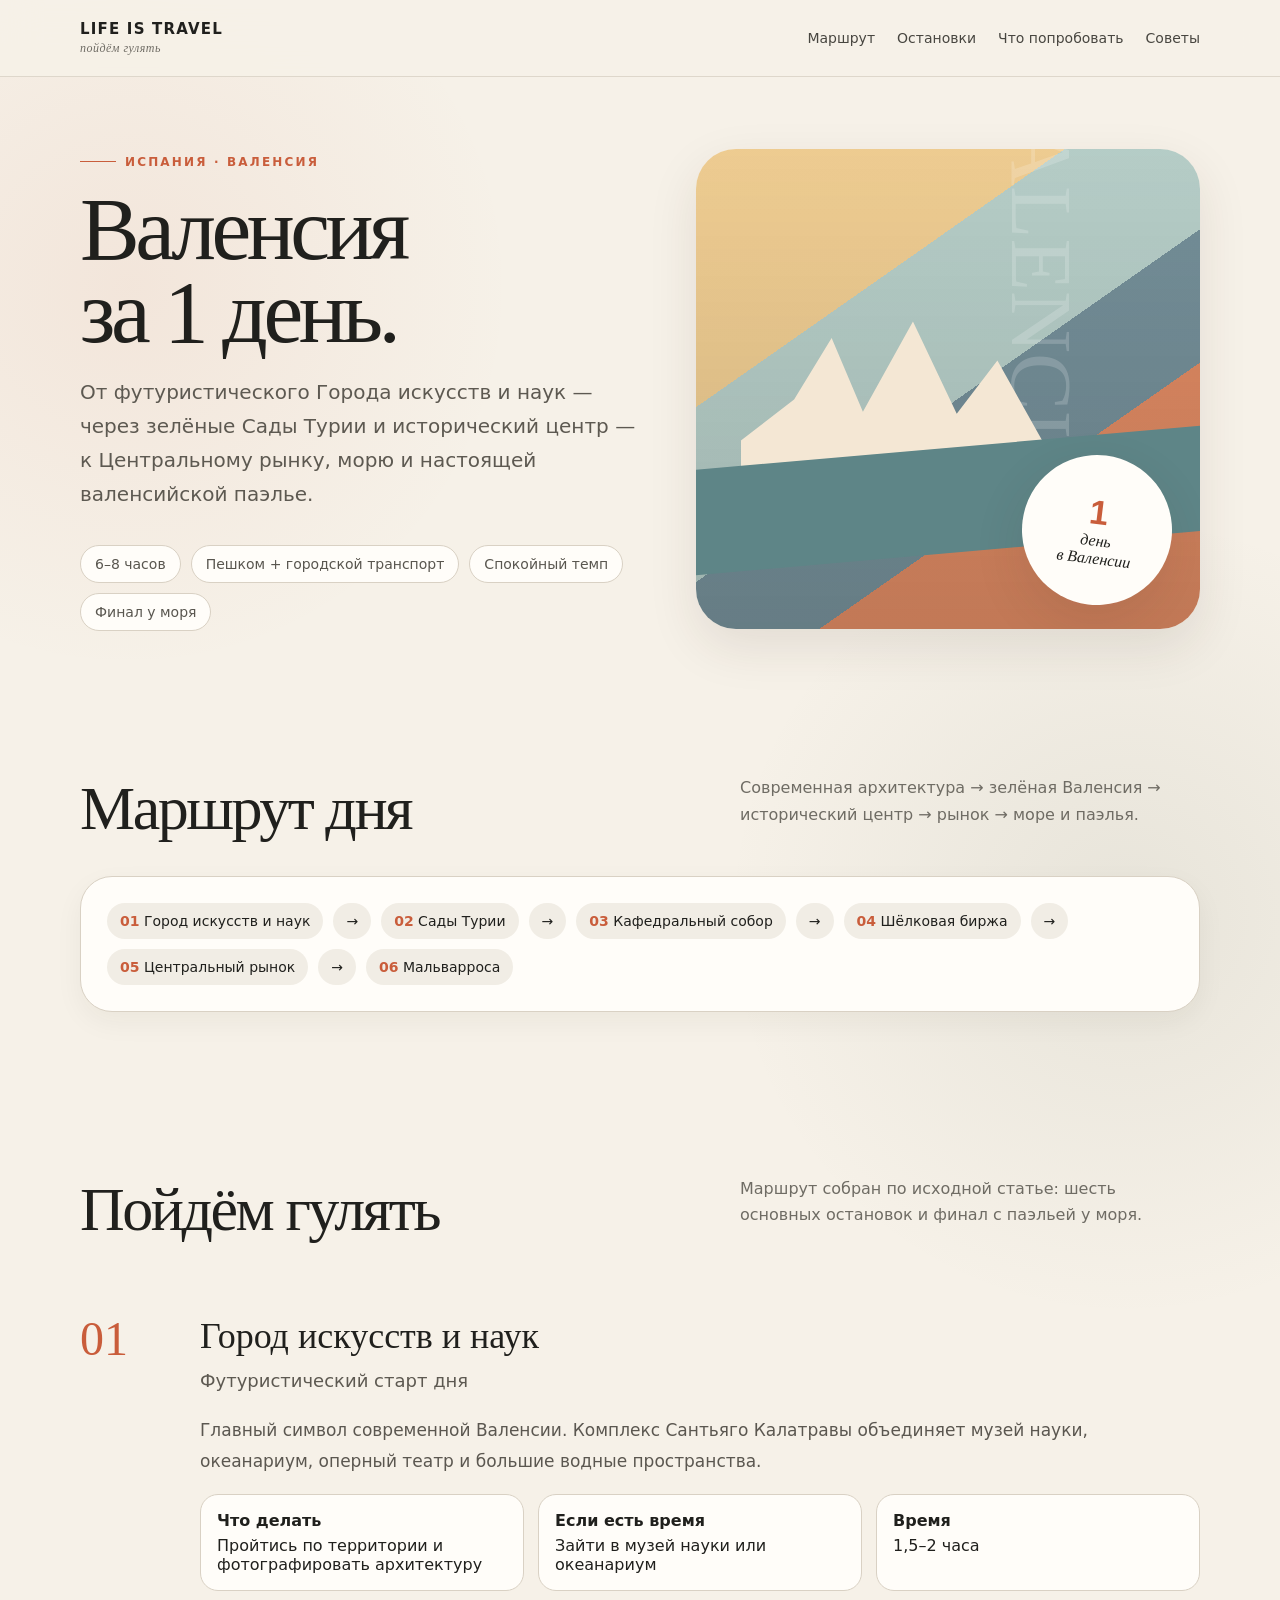
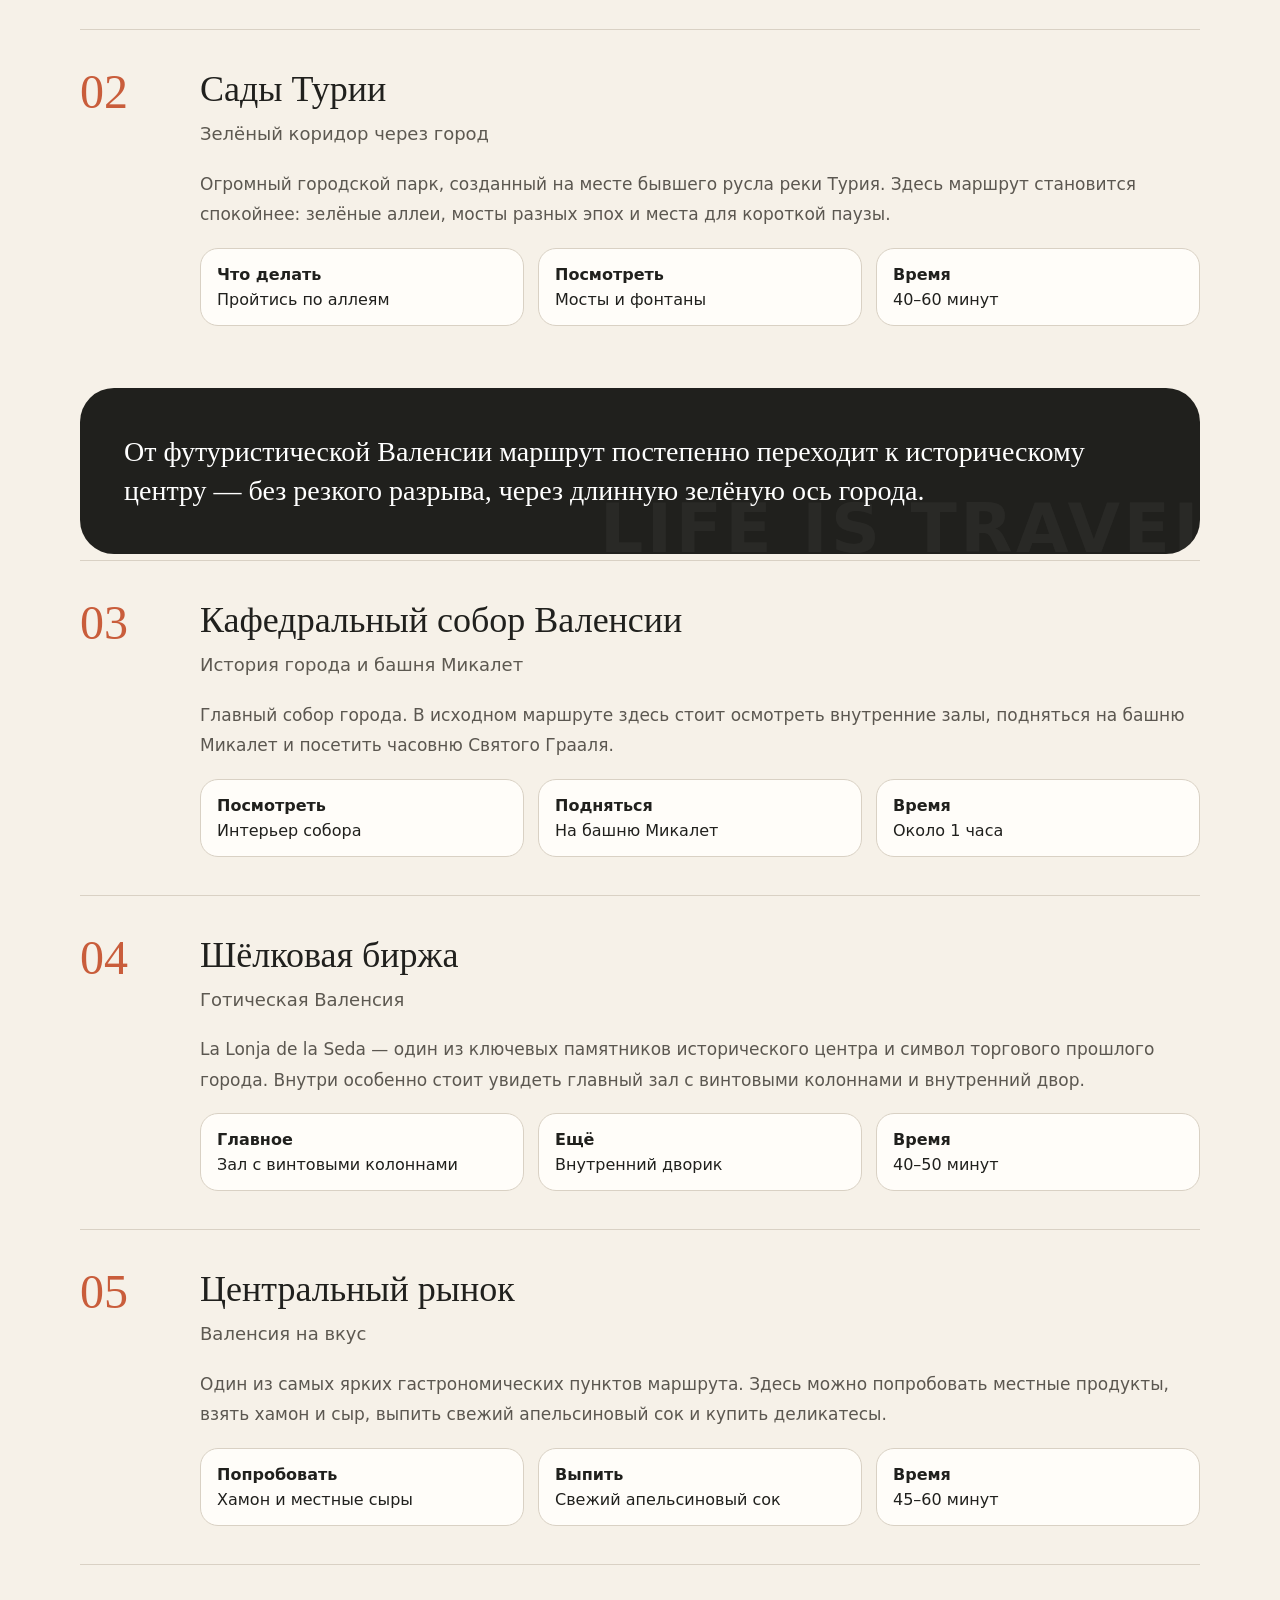
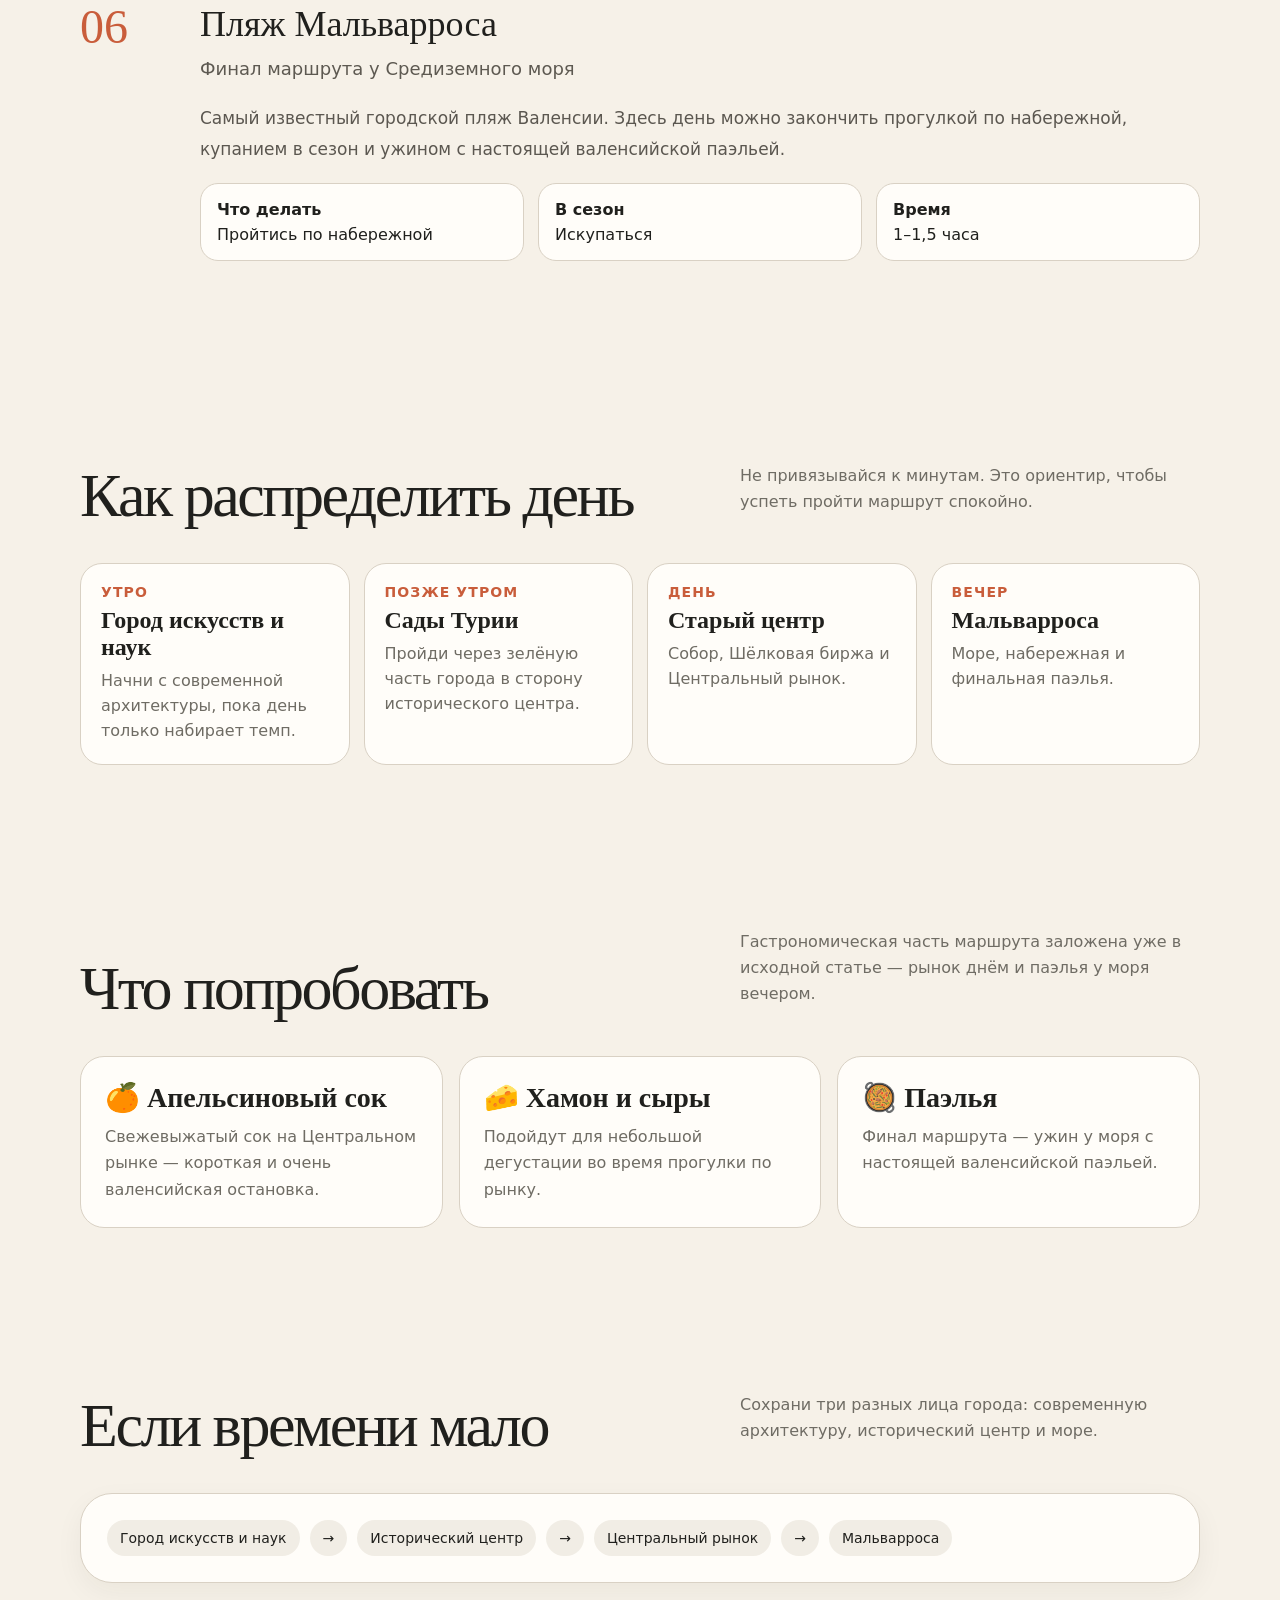
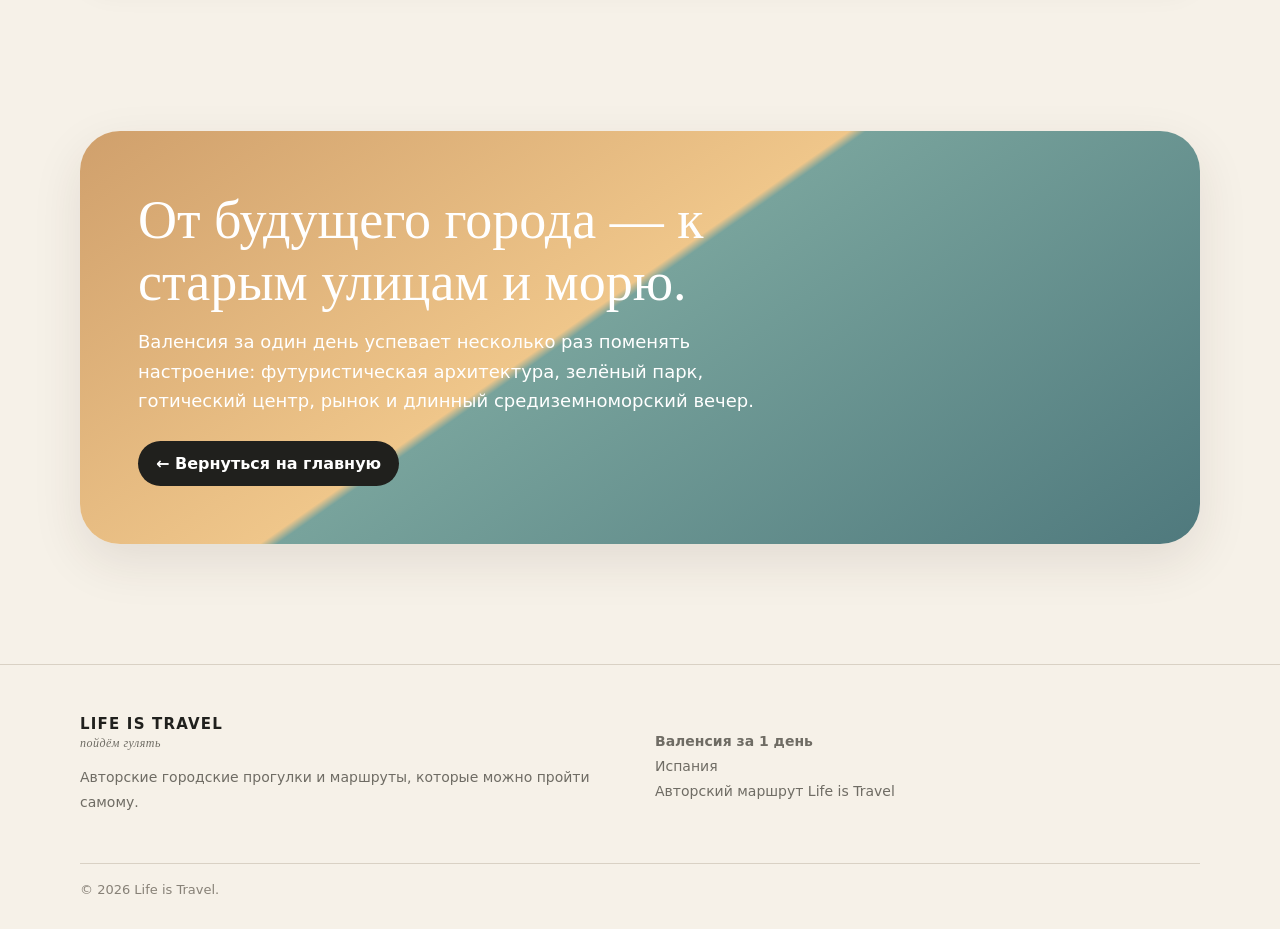
<file: valencia.html>
<!DOCTYPE html>
<html lang="ru">
<head>
<meta charset="UTF-8" />
<meta name="viewport" content="width=device-width, initial-scale=1.0" />
<title>Валенсия за 1 день — Life is Travel</title>
<meta name="description" content="Авторский маршрут по Валенсии на один день: Город искусств и наук, Сады Турии, Кафедральный собор, Шёлковая биржа, Центральный рынок и пляж Мальварроса." />
<style>
:root{
  --bg:#f6f1e8;
  --paper:#fffdf9;
  --ink:#20201d;
  --muted:#6f6c64;
  --line:#d9d1c4;
  --accent:#c95d3b;
  --olive:#66705a;
  --shadow:0 18px 50px rgba(54,42,27,.10);
  --radius:26px;
}
*{box-sizing:border-box}
html{scroll-behavior:smooth}
body{
  margin:0;
  font-family:Inter,ui-sans-serif,system-ui,-apple-system,BlinkMacSystemFont,"Segoe UI",sans-serif;
  color:var(--ink);
  background:
    radial-gradient(circle at 10% 5%,rgba(201,93,59,.08),transparent 24rem),
    radial-gradient(circle at 88% 16%,rgba(102,112,90,.10),transparent 25rem),
    var(--bg);
}
a{text-decoration:none;color:inherit}
.container{width:min(1120px,calc(100% - 38px));margin:auto}
header{position:sticky;top:0;z-index:50;backdrop-filter:blur(18px);background:rgba(246,241,232,.86);border-bottom:1px solid rgba(217,209,196,.8)}
.nav{min-height:76px;display:flex;align-items:center;gap:26px}
.brand{font-weight:900;letter-spacing:.08em;font-size:15px;margin-right:auto}
.brand span{display:block;font-family:Georgia,serif;font-weight:500;font-style:italic;font-size:12px;letter-spacing:.04em;color:var(--muted);margin-top:3px}
.navlinks{display:flex;gap:22px;color:#484640;font-size:14px}
.navlinks a:hover{color:var(--accent)}
.hero{padding:70px 0 54px}
.heroGrid{display:grid;grid-template-columns:1.05fr .95fr;gap:58px;align-items:center}
.kicker{display:inline-flex;gap:9px;align-items:center;text-transform:uppercase;letter-spacing:.18em;font-size:12px;font-weight:800;color:var(--accent)}
.kicker:before{content:"";width:36px;height:1px;background:var(--accent)}
h1{font-family:Georgia,"Times New Roman",serif;font-size:clamp(54px,7vw,96px);line-height:.93;letter-spacing:-.05em;margin:18px 0 22px;font-weight:500}
.lead{font-size:20px;line-height:1.7;color:#5d5951;max-width:640px}
.heroCard{
  min-height:480px;border-radius:40px;overflow:hidden;box-shadow:var(--shadow);position:relative;
  background:
    linear-gradient(180deg,rgba(24,25,23,.02),rgba(24,25,23,.16)),
    linear-gradient(145deg,#f2cf93 0 31%,#b8d0ca 31% 52%,#75909a 52% 68%,#e28b63 68% 100%);
}
.heroCard:before{
  content:"VALENCIA";position:absolute;right:-55px;top:88px;font-family:Georgia,serif;
  font-size:86px;color:rgba(255,255,255,.18);transform:rotate(90deg);transform-origin:center;
}
.heroCard .water{position:absolute;left:-10%;right:-10%;bottom:76px;height:105px;background:#5e8587;transform:rotate(-5deg)}
.heroCard .arts{position:absolute;left:9%;bottom:123px;width:62%;height:205px;background:#f4e7d4;clip-path:polygon(0 68%,17% 48%,29% 18%,39% 54%,55% 10%,69% 55%,82% 29%,100% 78%,100% 100%,0 100%);filter:drop-shadow(0 15px 18px rgba(0,0,0,.14))}
.heroCard .badge{position:absolute;right:28px;bottom:24px;background:var(--paper);border-radius:50%;width:150px;height:150px;display:grid;place-items:center;text-align:center;box-shadow:var(--shadow);font-family:Georgia,serif;font-style:italic;transform:rotate(7deg)}
.heroCard .badge strong{display:block;font-family:Inter,sans-serif;font-style:normal;font-size:34px;color:var(--accent)}
.metaBar{margin-top:34px;display:flex;flex-wrap:wrap;gap:10px}
.metaBar span{padding:10px 14px;background:var(--paper);border:1px solid var(--line);border-radius:999px;color:#59564f;font-size:14px}
section{padding:74px 0}
.sectionHead{display:flex;gap:30px;align-items:end;margin-bottom:32px}
.sectionHead h2{font-family:Georgia,serif;font-size:clamp(38px,5vw,62px);font-weight:500;letter-spacing:-.04em;margin:0}
.sectionHead p{margin-left:auto;max-width:460px;line-height:1.65;color:var(--muted)}
.routeLine{background:var(--paper);border:1px solid var(--line);border-radius:32px;padding:26px;display:flex;flex-wrap:wrap;gap:10px;align-items:center;box-shadow:0 10px 28px rgba(41,35,28,.05)}
.routeLine span{padding:10px 13px;background:#f1ede5;border-radius:999px;font-size:14px}
.routeLine b{color:var(--accent)}
.stop{display:grid;grid-template-columns:92px 1fr;gap:28px;padding:38px 0;border-top:1px solid var(--line)}
.stop:first-of-type{border-top:0}
.stopNum{font-family:Georgia,serif;font-size:48px;color:var(--accent);line-height:1}
.stopBody h3{font-family:Georgia,serif;font-size:36px;font-weight:500;margin:0 0 8px}
.stopBody .sub{font-size:18px;color:#5d5951;margin:0 0 18px}
.stopBody p{line-height:1.8;color:#5b5750;font-size:17px}
.tips{display:grid;grid-template-columns:repeat(3,1fr);gap:14px;margin-top:18px}
.tip{background:var(--paper);border:1px solid var(--line);border-radius:18px;padding:16px}
.tip b{display:block;margin-bottom:6px}
.callout{background:var(--ink);color:white;border-radius:34px;padding:44px;margin:24px 0 6px;position:relative;overflow:hidden}
.callout:after{content:"LIFE IS TRAVEL";position:absolute;right:-20px;bottom:-14px;font-weight:900;font-size:68px;letter-spacing:.05em;color:rgba(255,255,255,.045)}
.callout p{font-family:Georgia,serif;font-size:28px;line-height:1.4;margin:0;position:relative;z-index:2}
.timeline{display:grid;grid-template-columns:repeat(4,1fr);gap:14px}
.timeCard{background:var(--paper);border:1px solid var(--line);border-radius:22px;padding:20px}
.timeCard strong{display:block;color:var(--accent);font-size:14px;letter-spacing:.08em;text-transform:uppercase;margin-bottom:7px}
.timeCard h4{font-family:Georgia,serif;font-size:24px;margin:0 0 8px}
.timeCard p{margin:0;color:var(--muted);line-height:1.55}
.food{display:grid;grid-template-columns:repeat(3,1fr);gap:16px}
.foodCard{background:var(--paper);border:1px solid var(--line);border-radius:24px;padding:24px}
.foodCard h3{font-family:Georgia,serif;font-size:28px;margin:0 0 10px}
.foodCard p{margin:0;color:var(--muted);line-height:1.65}
.finish{background:linear-gradient(145deg,#d0a06c,#efc68a 45%,#78a39c 46%,#4f797d);color:white;border-radius:40px;padding:58px;min-height:320px;display:flex;align-items:end;box-shadow:var(--shadow)}
.finish h2{font-family:Georgia,serif;font-size:54px;font-weight:500;max-width:700px;margin:0 0 14px}
.finish p{font-size:18px;line-height:1.65;max-width:660px;margin:0}
.back{display:inline-flex;margin-top:25px;padding:13px 18px;border-radius:999px;background:var(--ink);color:white;font-weight:800}
.footer{padding:50px 0 32px;border-top:1px solid var(--line);margin-top:46px}
.footerGrid{display:grid;grid-template-columns:1fr 1fr;gap:30px}
.footer p,.footer a{color:var(--muted);line-height:1.8;font-size:14px}
.copyright{margin-top:34px;padding-top:18px;border-top:1px solid var(--line);color:#878177;font-size:13px}
@media(max-width:900px){.heroGrid,.timeline,.food{grid-template-columns:1fr}.heroCard{min-height:380px}.sectionHead{align-items:flex-start;flex-direction:column}.sectionHead p{margin-left:0}}
@media(max-width:700px){.navlinks{display:none}.hero{padding-top:42px}.lead{font-size:17px}.stop{grid-template-columns:58px 1fr;gap:16px}.stopNum{font-size:38px}.stopBody h3{font-size:30px}.tips{grid-template-columns:1fr}.finish{padding:34px 26px}.finish h2{font-size:40px}.footerGrid{grid-template-columns:1fr}}
</style>
</head>
<body>
<header>
  <div class="container nav">
    <a class="brand" href="index.html">LIFE IS TRAVEL<span>пойдём гулять</span></a>
    <nav class="navlinks">
      <a href="#route">Маршрут</a>
      <a href="#stops">Остановки</a>
      <a href="#food">Что попробовать</a>
      <a href="#tips">Советы</a>
    </nav>
  </div>
</header>

<main>
<section class="hero">
  <div class="container heroGrid">
    <div>
      <div class="kicker">Испания · Валенсия</div>
      <h1>Валенсия<br>за 1 день.</h1>
      <p class="lead">От футуристического Города искусств и наук — через зелёные Сады Турии и исторический центр — к Центральному рынку, морю и настоящей валенсийской паэлье.</p>
      <div class="metaBar">
        <span>6–8 часов</span>
        <span>Пешком + городской транспорт</span>
        <span>Спокойный темп</span>
        <span>Финал у моря</span>
      </div>
    </div>
    <div class="heroCard">
      <div class="arts"></div>
      <div class="water"></div>
      <div class="badge"><div><strong>1</strong>день<br>в Валенсии</div></div>
    </div>
  </div>
</section>

<section id="route">
  <div class="container">
    <div class="sectionHead">
      <h2>Маршрут дня</h2>
      <p>Современная архитектура → зелёная Валенсия → исторический центр → рынок → море и паэлья.</p>
    </div>
    <div class="routeLine">
      <span><b>01</b> Город искусств и наук</span><span>→</span>
      <span><b>02</b> Сады Турии</span><span>→</span>
      <span><b>03</b> Кафедральный собор</span><span>→</span>
      <span><b>04</b> Шёлковая биржа</span><span>→</span>
      <span><b>05</b> Центральный рынок</span><span>→</span>
      <span><b>06</b> Мальварроса</span>
    </div>
  </div>
</section>

<section id="stops">
  <div class="container">
    <div class="sectionHead">
      <h2>Пойдём гулять</h2>
      <p>Маршрут собран по исходной статье: шесть основных остановок и финал с паэльей у моря.</p>
    </div>

    <article class="stop">
      <div class="stopNum">01</div>
      <div class="stopBody">
        <h3>Город искусств и наук</h3>
        <p class="sub">Футуристический старт дня</p>
        <p>Главный символ современной Валенсии. Комплекс Сантьяго Калатравы объединяет музей науки, океанариум, оперный театр и большие водные пространства.</p>
        <div class="tips">
          <div class="tip"><b>Что делать</b>Пройтись по территории и фотографировать архитектуру</div>
          <div class="tip"><b>Если есть время</b>Зайти в музей науки или океанариум</div>
          <div class="tip"><b>Время</b>1,5–2 часа</div>
        </div>
      </div>
    </article>

    <article class="stop">
      <div class="stopNum">02</div>
      <div class="stopBody">
        <h3>Сады Турии</h3>
        <p class="sub">Зелёный коридор через город</p>
        <p>Огромный городской парк, созданный на месте бывшего русла реки Турия. Здесь маршрут становится спокойнее: зелёные аллеи, мосты разных эпох и места для короткой паузы.</p>
        <div class="tips">
          <div class="tip"><b>Что делать</b>Пройтись по аллеям</div>
          <div class="tip"><b>Посмотреть</b>Мосты и фонтаны</div>
          <div class="tip"><b>Время</b>40–60 минут</div>
        </div>
      </div>
    </article>

    <div class="callout"><p>От футуристической Валенсии маршрут постепенно переходит к историческому центру — без резкого разрыва, через длинную зелёную ось города.</p></div>

    <article class="stop">
      <div class="stopNum">03</div>
      <div class="stopBody">
        <h3>Кафедральный собор Валенсии</h3>
        <p class="sub">История города и башня Микалет</p>
        <p>Главный собор города. В исходном маршруте здесь стоит осмотреть внутренние залы, подняться на башню Микалет и посетить часовню Святого Грааля.</p>
        <div class="tips">
          <div class="tip"><b>Посмотреть</b>Интерьер собора</div>
          <div class="tip"><b>Подняться</b>На башню Микалет</div>
          <div class="tip"><b>Время</b>Около 1 часа</div>
        </div>
      </div>
    </article>

    <article class="stop">
      <div class="stopNum">04</div>
      <div class="stopBody">
        <h3>Шёлковая биржа</h3>
        <p class="sub">Готическая Валенсия</p>
        <p>La Lonja de la Seda — один из ключевых памятников исторического центра и символ торгового прошлого города. Внутри особенно стоит увидеть главный зал с винтовыми колоннами и внутренний двор.</p>
        <div class="tips">
          <div class="tip"><b>Главное</b>Зал с винтовыми колоннами</div>
          <div class="tip"><b>Ещё</b>Внутренний дворик</div>
          <div class="tip"><b>Время</b>40–50 минут</div>
        </div>
      </div>
    </article>

    <article class="stop">
      <div class="stopNum">05</div>
      <div class="stopBody">
        <h3>Центральный рынок</h3>
        <p class="sub">Валенсия на вкус</p>
        <p>Один из самых ярких гастрономических пунктов маршрута. Здесь можно попробовать местные продукты, взять хамон и сыр, выпить свежий апельсиновый сок и купить деликатесы.</p>
        <div class="tips">
          <div class="tip"><b>Попробовать</b>Хамон и местные сыры</div>
          <div class="tip"><b>Выпить</b>Свежий апельсиновый сок</div>
          <div class="tip"><b>Время</b>45–60 минут</div>
        </div>
      </div>
    </article>

    <article class="stop">
      <div class="stopNum">06</div>
      <div class="stopBody">
        <h3>Пляж Мальварроса</h3>
        <p class="sub">Финал маршрута у Средиземного моря</p>
        <p>Самый известный городской пляж Валенсии. Здесь день можно закончить прогулкой по набережной, купанием в сезон и ужином с настоящей валенсийской паэльей.</p>
        <div class="tips">
          <div class="tip"><b>Что делать</b>Пройтись по набережной</div>
          <div class="tip"><b>В сезон</b>Искупаться</div>
          <div class="tip"><b>Время</b>1–1,5 часа</div>
        </div>
      </div>
    </article>
  </div>
</section>

<section>
  <div class="container">
    <div class="sectionHead">
      <h2>Как распределить день</h2>
      <p>Не привязывайся к минутам. Это ориентир, чтобы успеть пройти маршрут спокойно.</p>
    </div>
    <div class="timeline">
      <div class="timeCard"><strong>Утро</strong><h4>Город искусств и наук</h4><p>Начни с современной архитектуры, пока день только набирает темп.</p></div>
      <div class="timeCard"><strong>Позже утром</strong><h4>Сады Турии</h4><p>Пройди через зелёную часть города в сторону исторического центра.</p></div>
      <div class="timeCard"><strong>День</strong><h4>Старый центр</h4><p>Собор, Шёлковая биржа и Центральный рынок.</p></div>
      <div class="timeCard"><strong>Вечер</strong><h4>Мальварроса</h4><p>Море, набережная и финальная паэлья.</p></div>
    </div>
  </div>
</section>

<section id="food">
  <div class="container">
    <div class="sectionHead">
      <h2>Что попробовать</h2>
      <p>Гастрономическая часть маршрута заложена уже в исходной статье — рынок днём и паэлья у моря вечером.</p>
    </div>
    <div class="food">
      <div class="foodCard"><h3>🍊 Апельсиновый сок</h3><p>Свежевыжатый сок на Центральном рынке — короткая и очень валенсийская остановка.</p></div>
      <div class="foodCard"><h3>🧀 Хамон и сыры</h3><p>Подойдут для небольшой дегустации во время прогулки по рынку.</p></div>
      <div class="foodCard"><h3>🥘 Паэлья</h3><p>Финал маршрута — ужин у моря с настоящей валенсийской паэльей.</p></div>
    </div>
  </div>
</section>

<section id="tips">
  <div class="container">
    <div class="sectionHead">
      <h2>Если времени мало</h2>
      <p>Сохрани три разных лица города: современную архитектуру, исторический центр и море.</p>
    </div>
    <div class="routeLine">
      <span>Город искусств и наук</span><span>→</span><span>Исторический центр</span><span>→</span><span>Центральный рынок</span><span>→</span><span>Мальварроса</span>
    </div>
  </div>
</section>

<section>
  <div class="container">
    <div class="finish">
      <div>
        <h2>От будущего города — к старым улицам и морю.</h2>
        <p>Валенсия за один день успевает несколько раз поменять настроение: футуристическая архитектура, зелёный парк, готический центр, рынок и длинный средиземноморский вечер.</p>
        <a class="back" href="index.html">← Вернуться на главную</a>
      </div>
    </div>
  </div>
</section>
</main>

<footer class="footer">
  <div class="container">
    <div class="footerGrid">
      <div><div class="brand">LIFE IS TRAVEL<span>пойдём гулять</span></div><p>Авторские городские прогулки и маршруты, которые можно пройти самому.</p></div>
      <div><p><strong>Валенсия за 1 день</strong><br>Испания<br>Авторский маршрут Life is Travel</p></div>
    </div>
    <div class="copyright">© 2026 Life is Travel.</div>
  </div>
</footer>
</body>
</html>
</file>
